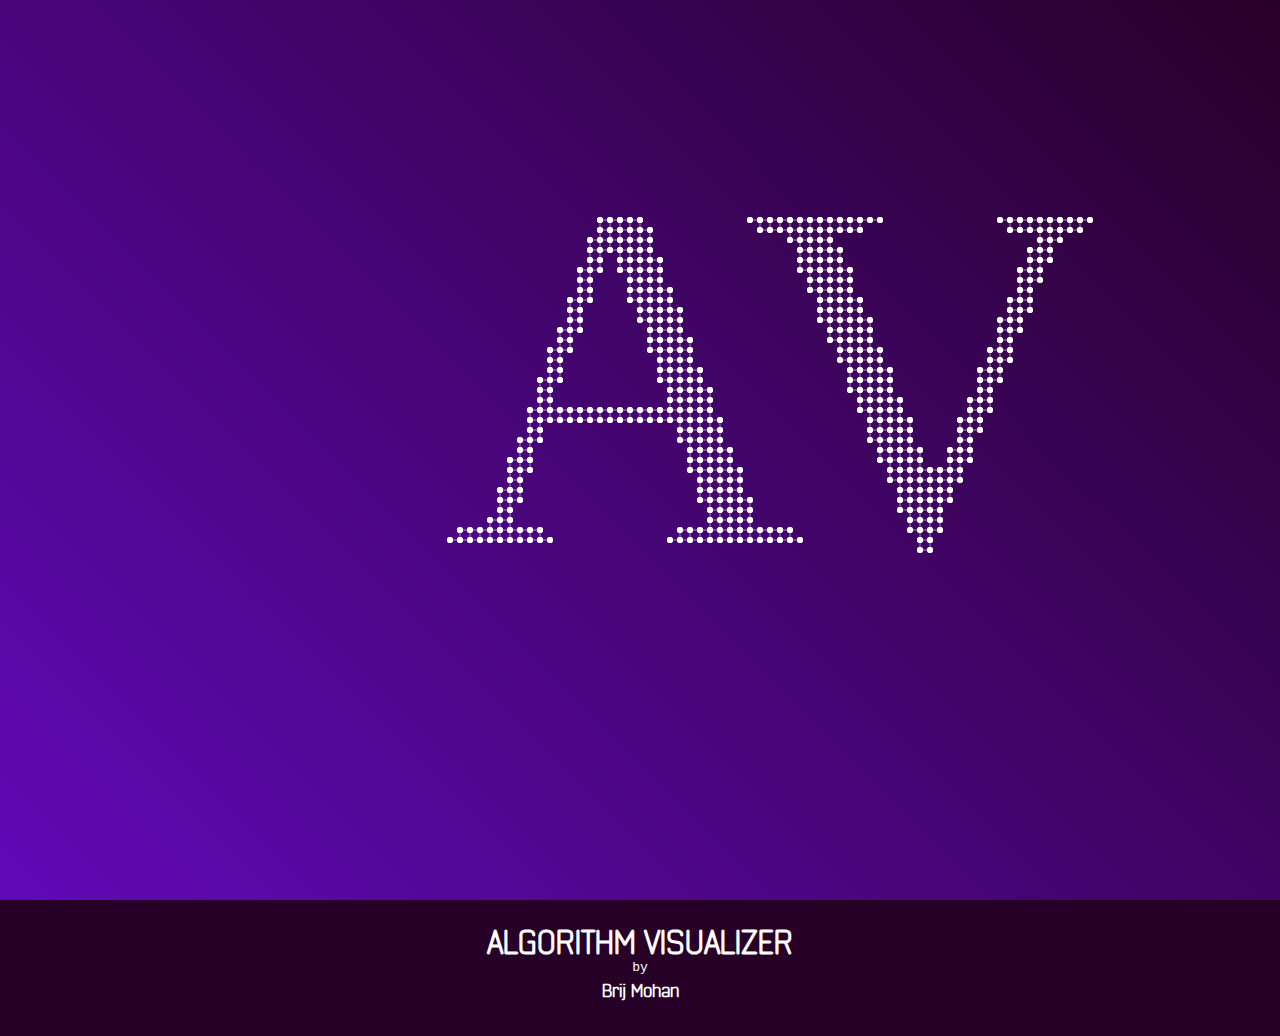
<file: index.html>
<!DOCTYPE html>
<html lang="en">

<head>
    <meta charset="UTF-8">
    <meta http-equiv="X-UA-Compatible" content="IE=edge">
    <meta name="viewport" content="width=device-width, initial-scale=1.0">
    <title>Algortithm Visualizer</title>
    <link rel="stylesheet" href="mainStyles.css" />
    <script src="minified/gsap.min.js"></script>
    <script src="particles.js" defer></script>
    <script src="particleTxt.js" defer></script>
</head>

<body>
    <canvas class="canvas1"></canvas>
    <canvas class="canvas2"></canvas>
    <button class="selectBtn" onclick="openNav()"></button>
    <div class="selMenu">
        <a href="javascript:void(0)" class="closebtn" onclick="closeNav()">&times;</a>
        <h1>Logarithmic</h1>
        <a href="./Sorts/Merge Sort/merge.html">Merge Sort</a>
        <a href="./Sorts/Quick Sort/quick.html">Quick Sort</a>
        <a href="./Sorts/Heap Sort/heap.html">Heap Sort</a>
        <h1>Quadratic</h1>
        <a href="./Sorts/Insertion Sort/insertion.html">Insertion Sort</a>
        <a href="./Sorts/Bubble Sort/bubble.html">Bubble Sort</a>
        <h1>Linear</h1>
        <a href="./Sorts/Counting Sort/counting.html">Counting Sort</a>
        <h1>Maze Generator</h1>
        <a href="./Maze Generator/index.html">Recursive Backtracker</a>
        <h1>Path finding</h1>
        <a href="./A star search/index.html">A* Search</a>
    </div>
    <div class="hero">
        <div class="heroText">
            <span id="sp1">ALGO</span>
            <span id="sp2">VIZ</span>
        </div>
    </div>
    <!-- <div class="container "> -->
    <div class="container open">
        <div class="sorts">
            <h1 onclick="openNav()">Sorting Algorithms</h1>
            Sorting algorithms are used to sort a data structure according to a specific order relationship, such as
            numerical order or lexicographical order.
            <br><br>
            This operation is one of the most important and widespread in computer science. For a long time, new methods
            have been developed to make this procedure faster and faster.
            <br><br>
            There are currently hundreds of different sorting algorithms, each with its own specific characteristics.
            They are classified according to two metrics: space complexity and time complexity.
            <br><br>
            Those two kinds of complexity are represented with asymptotic notations, mainly with the symbols O, Θ, Ω,
            representing respectively the upper bound, the tight bound, and the lower bound of the algorithm's
            complexity, specifying in brackets an expression in terms of n, the number of the elements of the data
            structure.
            <br><br>
            Most of them fall into two categories:
            <br><br>
            <span>Logarithmic</span>
            <br>
            The complexity is proportional to the binary logarithm (i.e to the base 2) of n.
            An example of a logarithmic sorting algorithm is Quick sort, with space and time complexity O(n × log n).
            <br><br>
            <span>Quadratic</span>
            <br>
            The complexity is proportional to the square of n.
            An example of a quadratic sorting algorithm is Bubble sort, with a time complexity of O(n2).
            Space and time complexity can also be further subdivided into 3 different cases: best case, average case and
            worst case.
            <br><br>
            Sorting algorithms can be difficult to understand and it's easy to get confused. We believe visualizing
            sorting algorithms can be a great way to better understand their functioning while having fun!
        </div>
        <div class="mazeGen">
            <h1 onclick="openNav()">Maze Generator</h1>
            A maze can be generated by starting with a predetermined arrangement of cells (most commonly a rectangular
            grid but other arrangements are possible) with wall sites between them. This predetermined arrangement can
            be considered as a connected graph with the edges representing possible wall sites and the nodes
            representing cells. The purpose of the maze generation algorithm can then be considered to be making a
            subgraph in which it is challenging to find a route between two particular nodes.
            <br><br>

        </div>
    </div>
    <div class="footer">
        <h1>ALGORITHM VISUALIZER</h1>
        <pre>by</pre>
        <p>Brij Mohan</p>
    </div>
</body>

</html>
</file>
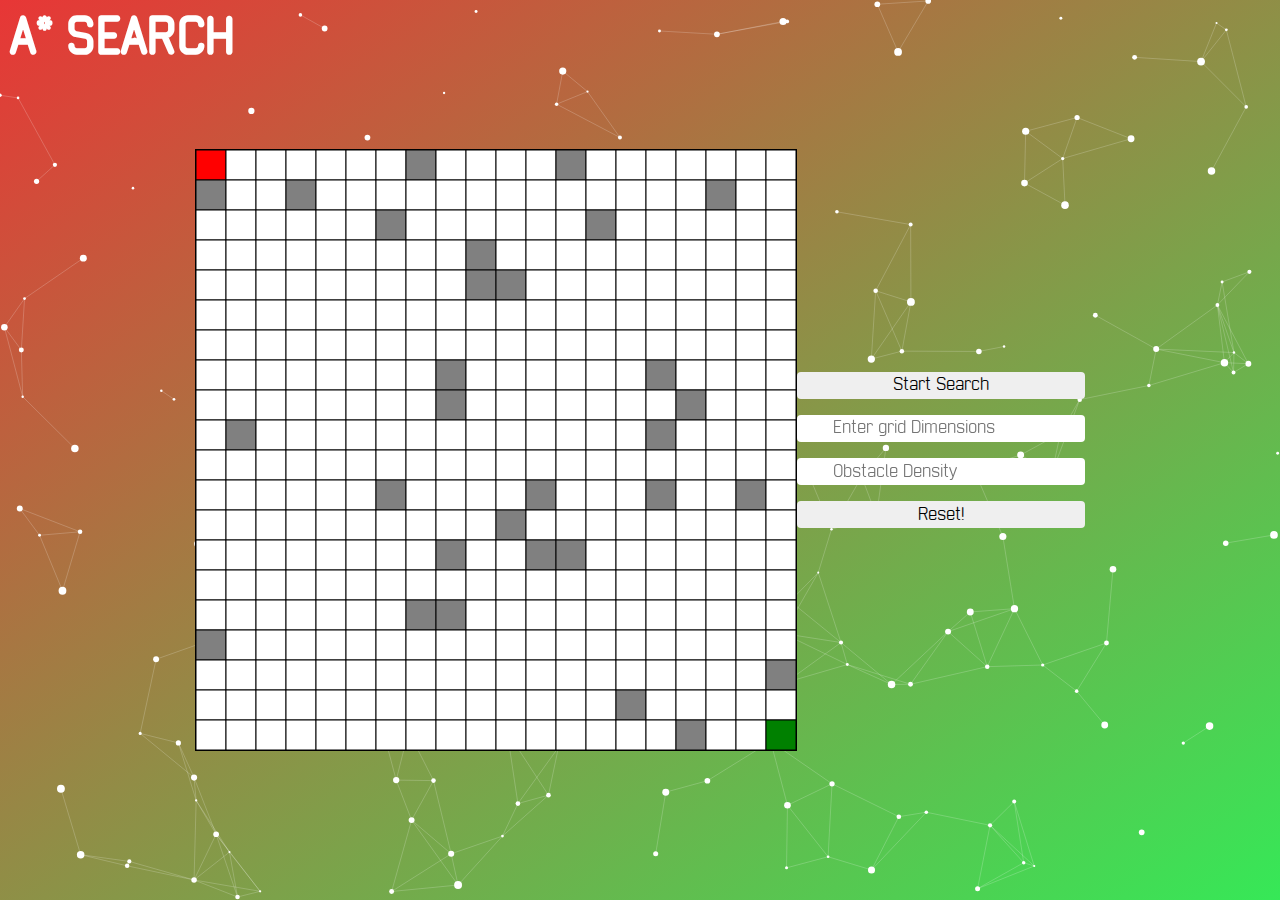
<file: A star search/index.html>
<!DOCTYPE html>
<html lang="en">

<head>
    <meta charset="UTF-8">
    <meta http-equiv="X-UA-Compatible" content="IE=edge">
    <meta name="viewport" content="width=device-width, initial-scale=1.0">
    <link rel="stylesheet" href="styles.css" />
    <script src="../particles.js" defer></script>
    <script src="script.js" defer></script>
    <title>A Star Search</title>
</head>

<body>
    <canvas class="canvas1"></canvas>
    <h1 class="algo-name">A* SEARCH</h1>
    <div class="cont">
        <canvas class="canvasG"></canvas>
        <div class="btnCont">
            <button class="startBtn">Start Search</button>
            <label for="userInput"><input type="number" class="userInput" placeholder="Enter grid Dimensions"></label>
            <label for="userObs"><input type="number" class="userObs" placeholder="Obstacle Density"></label>
            <button class="reset Btn">Reset!</button>
        </div>

    </div>

</body>

</html>
</file>
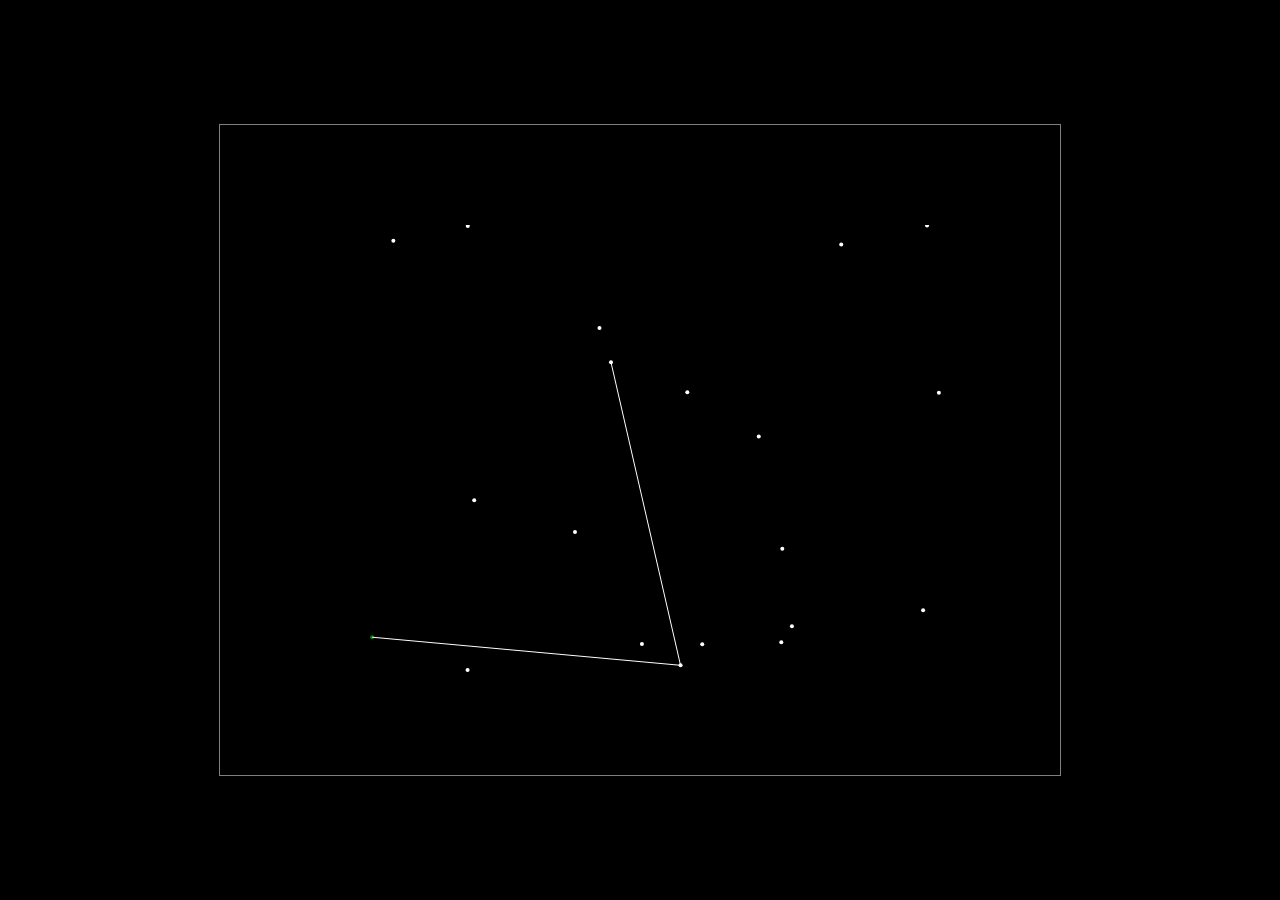
<file: Convex  Hull/index.html>
<!DOCTYPE html>
<html lang="en">

<head>
    <meta charset="UTF-8">
    <meta http-equiv="X-UA-Compatible" content="IE=edge">
    <meta name="viewport" content="width=device-width, initial-scale=1.0">
    <link rel="stylesheet" href="style.css" />
    <script src="script.js" defer></script>
    <title>Convex Hull</title>
</head>

<body>
    <canvas class="canvas1"></canvas>
</body>

</html>
</file>
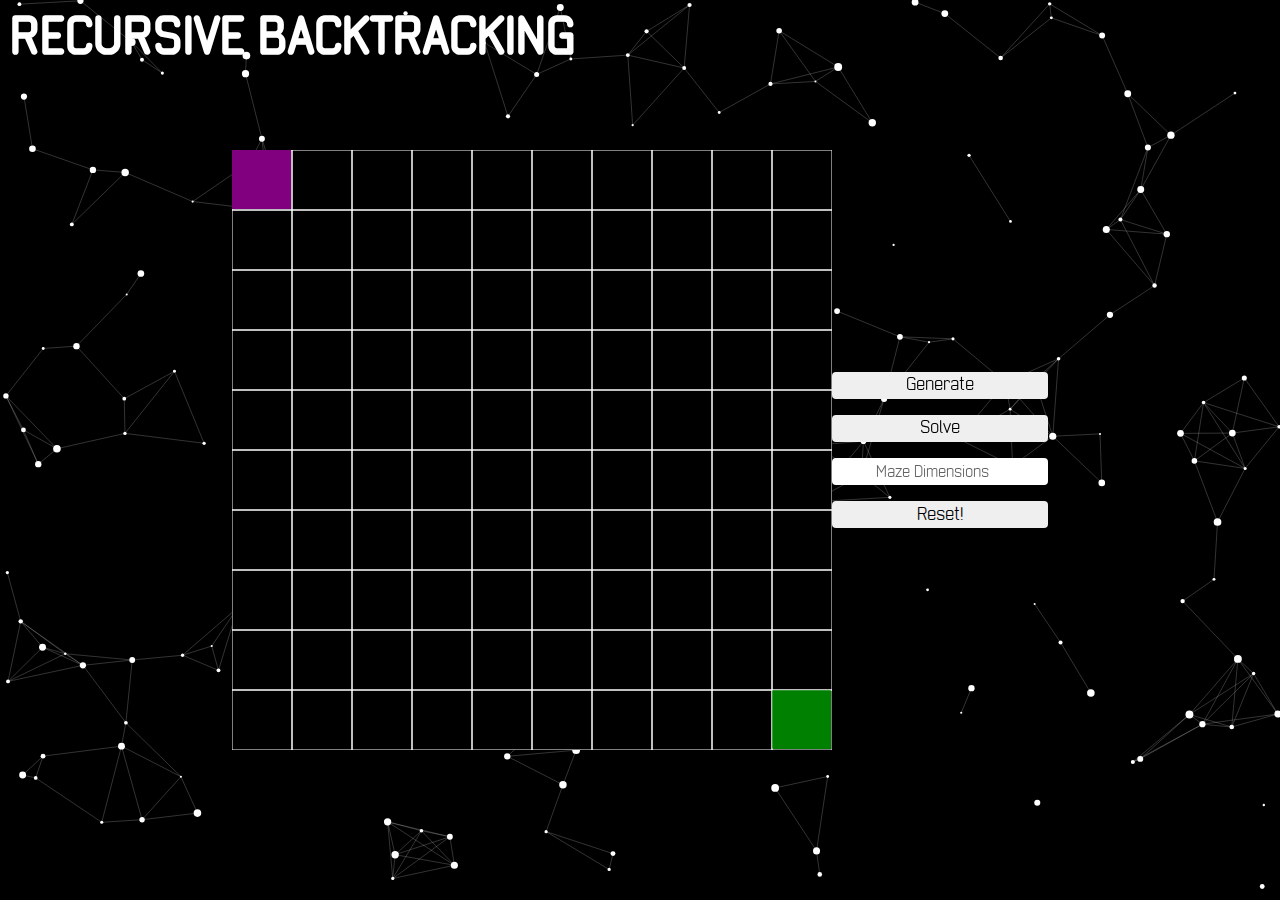
<file: Maze Generator/index.html>
<!DOCTYPE html>
<html lang="en">

<head>
    <meta charset="UTF-8">
    <meta http-equiv="X-UA-Compatible" content="IE=edge">
    <meta name="viewport" content="width=device-width, initial-scale=1.0">
    <title>Maze Generator</title>
    <link rel="stylesheet" href="styles.css" />
    <script src="../particles.js" defer></script>
    <script src="script.js" defer></script>
</head>

<body>
    <canvas class="canvas1"></canvas>
    <div class="mainCont">
        <h1 class="algo-name">RECURSIVE BACKTRACKING</h1>
        <canvas class="mazeCanvas"></canvas>
        <div class="btnCont">
            <button class="generateMz Btn">Generate</button>
            <button class="solveMz Btn">Solve</button>
            <label for="userInput"><input class="userInput" type="number" placeholder="Maze Dimensions"></label>
            <button class="reset Btn">Reset!</button>
        </div>
    </div>


</body>

</html>
</file>
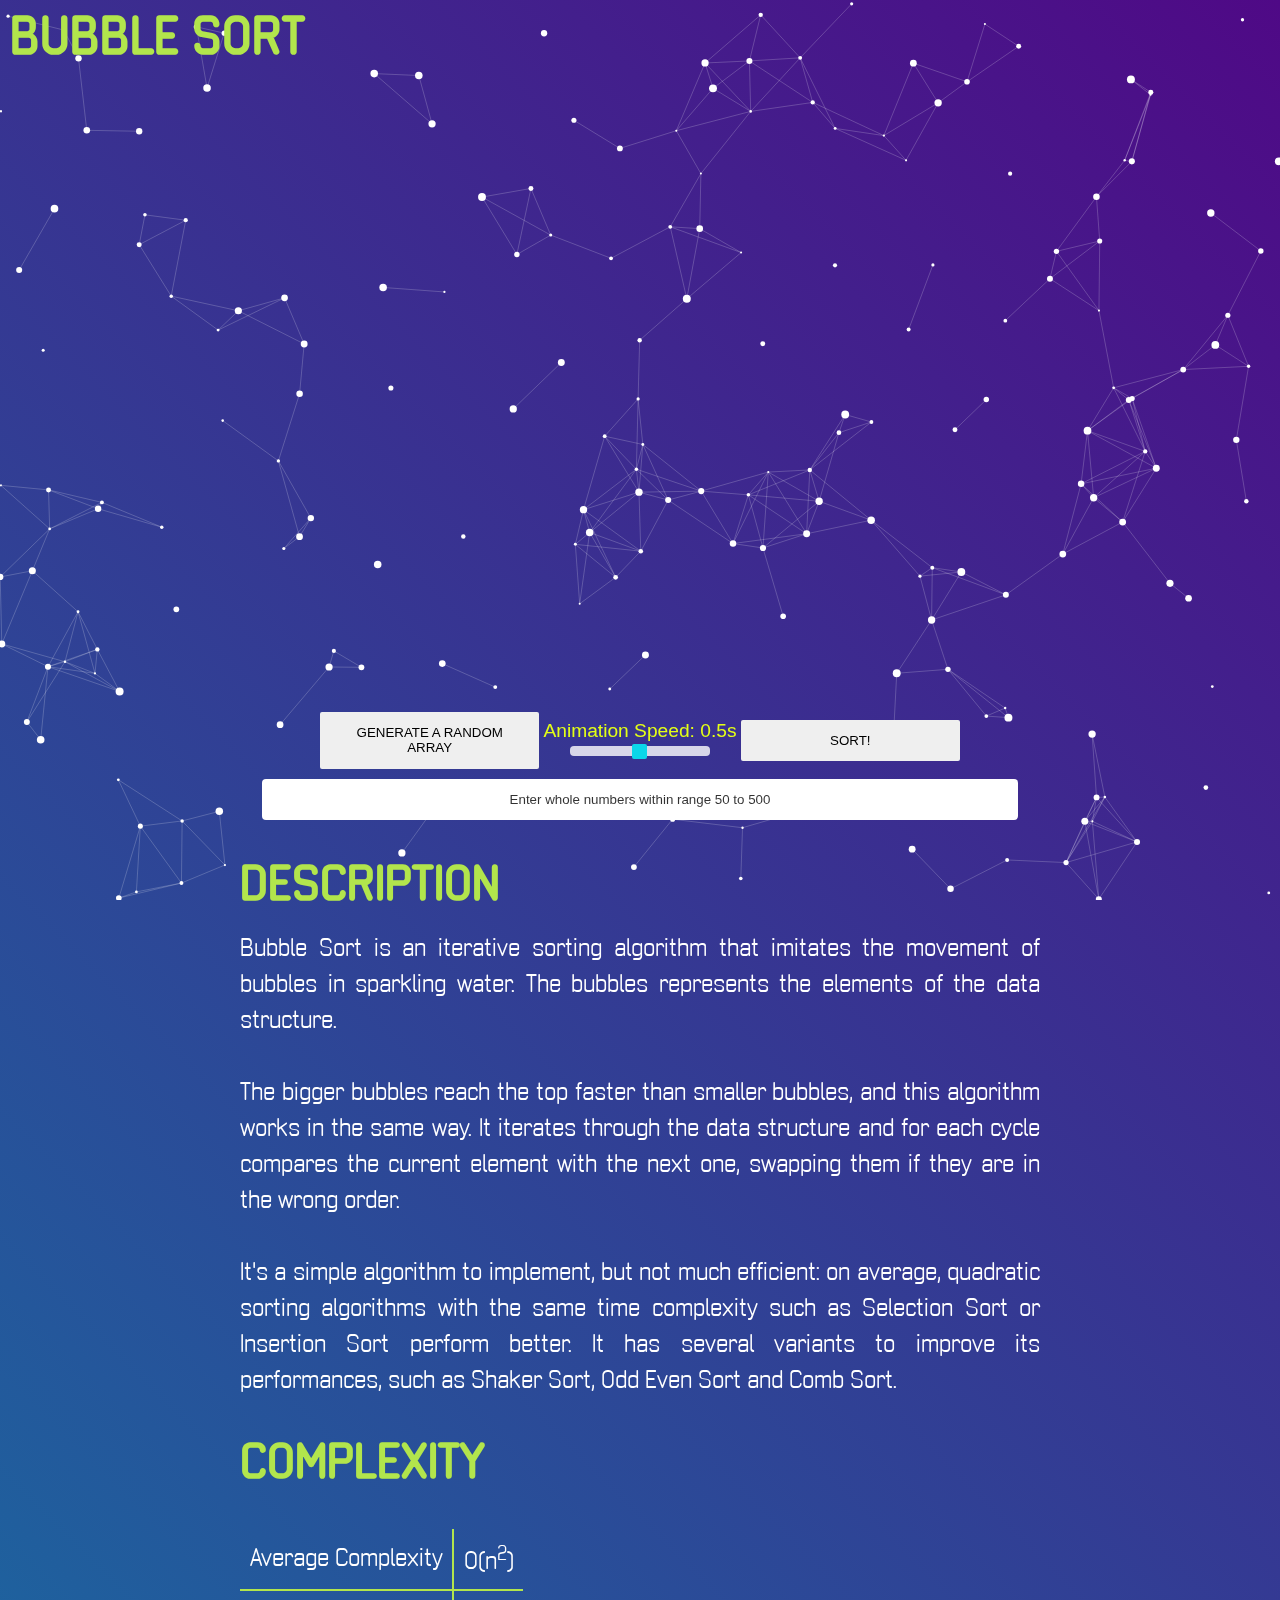
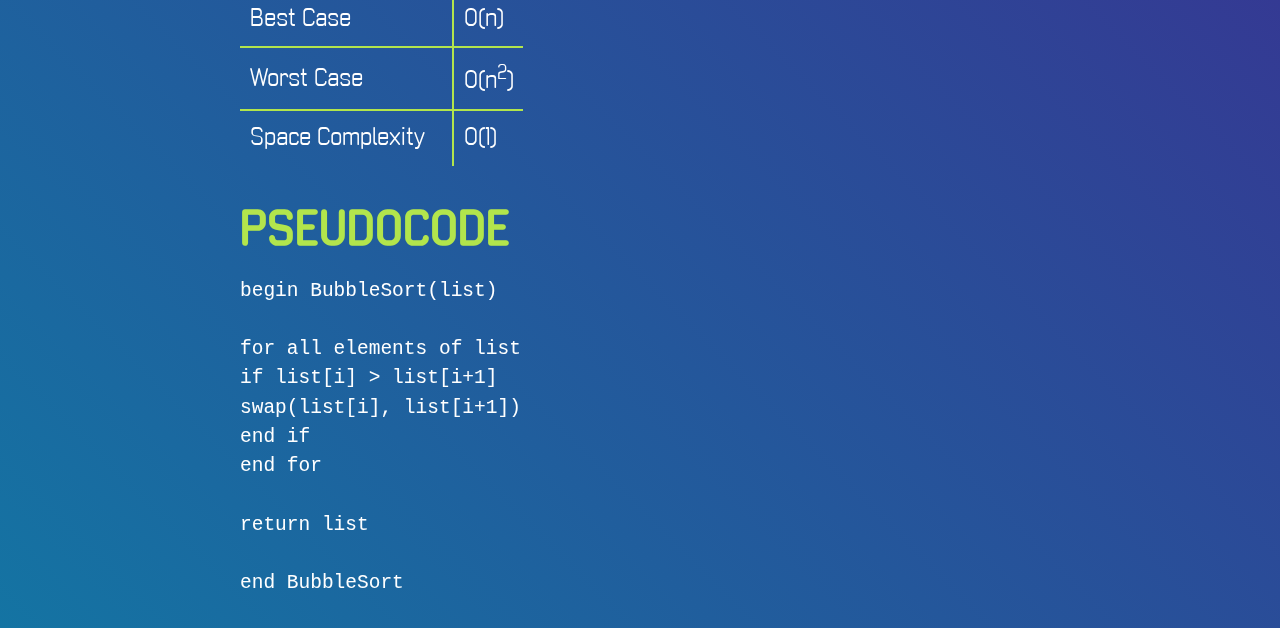
<file: Sorts/Bubble Sort/bubble.html>
<!DOCTYPE html>
<html lang="en">

<head>
    <meta charset="UTF-8" />
    <meta http-equiv="X-UA-Compatible" content="IE=edge" />
    <meta name="viewport" content="width=device-width, initial-scale=1.0" />
    <title>Bubble Sort</title>
    <link rel="stylesheet" href="./bubble.css" type="text/css" />
    <script src="../../minified/gsap.min.js" defer></script>
    <script src="../../particles.js" defer></script>
    <script src="./bubble.js" defer></script>
</head>

<body>
    <canvas class="canvas1"></canvas>
    <section class="container">
        <h1 class="algo-name">BUBBLE SORT</h1>
        <div class="bar-container">
        </div>
    </section>
    <div class="navBtns">
        <button class="generateArrBtn">GENERATE A RANDOM ARRAY</button>
        <div class="sliderCont">
            <label for="speedSlider" class="animSpeedTxt"></label><br>
            <input name="speedSlider" step="10" type="range" min="10" max="1000" value="500" class="speedSlider">
        </div>
        <button class="sortBtn">SORT!</button>
    </div>
    <input type="text" class="userInput" placeholder="Enter whole numbers within range 50 to 500">
    <div class="description">
        <h1>DESCRIPTION</h1>
        Bubble Sort is an iterative sorting algorithm that imitates the movement of bubbles in sparkling water. The
        bubbles represents the elements of the data structure.
        <br>
        <br>
        The bigger bubbles reach the top faster than smaller bubbles, and this algorithm works in the same way. It
        iterates through the data structure and for each cycle compares the current element with the next one, swapping
        them if they are in the wrong order.
        <br>
        <br>
        It's a simple algorithm to implement, but not much efficient: on average, quadratic sorting algorithms with the
        same time complexity such as Selection Sort or Insertion Sort perform better.
        It has several variants to improve its performances, such as Shaker Sort, Odd Even Sort and Comb Sort.
    </div>
    <div class="complexity">
        <h1>COMPLEXITY</h1>
        <table>
            <tr>
                <th></th>
                <th></th>
            </tr>
            <tr>
                <td>Average Complexity</td>
                <td>O(n<sup>2</sup>)</td>
            </tr>
            <tr>
                <td>Best Case</td>
                <td>O(n)</td>
            </tr>
            <tr>
                <td>Worst Case</td>
                <td>O(n<sup>2</sup>)</td>
            </tr>
            <tr>
                <td>Space Complexity</td>
                <td>O(1)</td>
            </tr>
        </table>
    </div>
    <div class="implementations">
        <h1>PSEUDOCODE</h1>
        <pre>
begin BubbleSort(list)
        
for all elements of list
if list[i] > list[i+1]
swap(list[i], list[i+1])
end if
end for

return list

end BubbleSort
        </pre>
    </div>
</body>

</html>
</file>
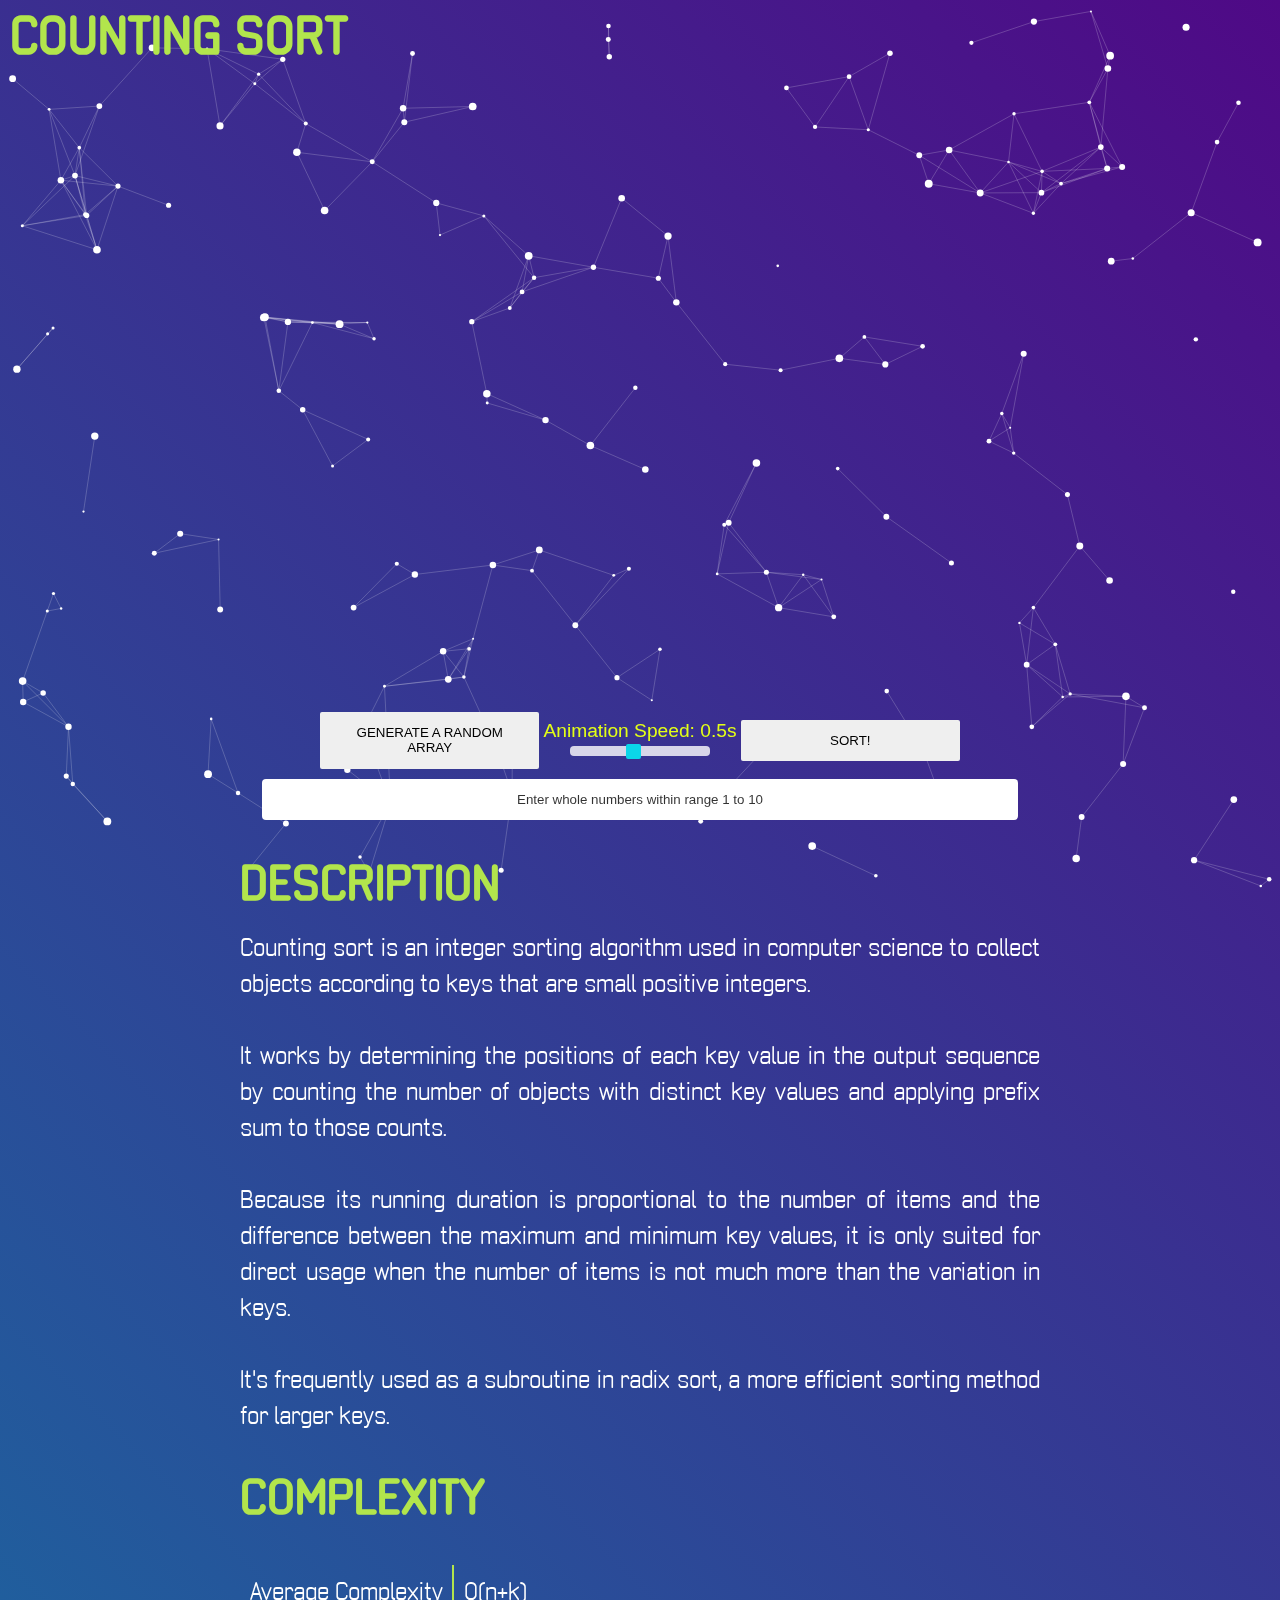
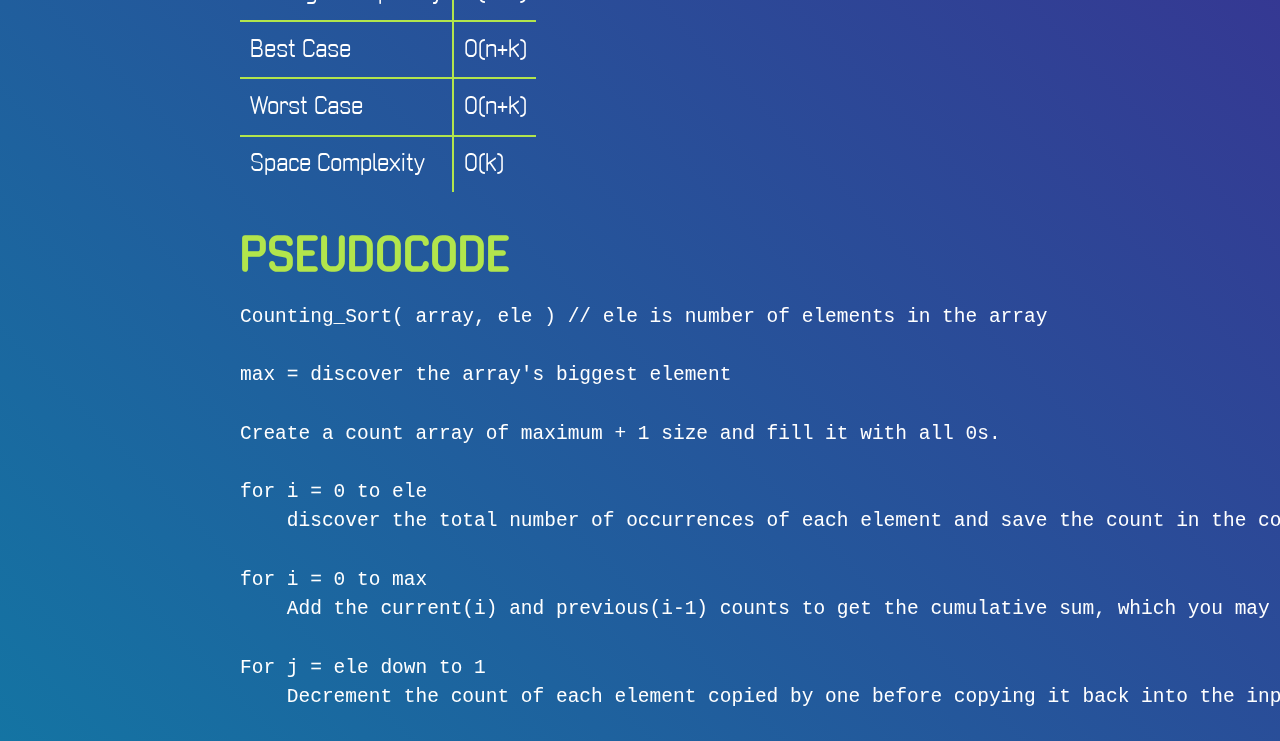
<file: Sorts/Counting Sort/counting.html>
<!DOCTYPE html>
<html lang="en">

<head>
    <meta charset="UTF-8" />
    <meta http-equiv="X-UA-Compatible" content="IE=edge" />
    <meta name="viewport" content="width=device-width, initial-scale=1.0" />
    <title>Counting Sort</title>
    <link rel="stylesheet" href="counting.css" type="text/css" />
    <script src="../../minified/gsap.min.js" defer></script>
    <script src="../../minified/TextPlugin.min.js" defer></script>
    <script src="counting.js" defer></script>
    <script src="../../particles.js" defer></script>
</head>

<body>
    <section class="container">
        <canvas class="canvas1"></canvas>
        <h1 class="algo-name">COUNTING SORT</h1>
        <div class="bar-container">
        </div>
    </section>
    <div class="navBtns">
        <button class="generateArrBtn">GENERATE A RANDOM ARRAY</button>
        <div class="sliderCont">
            <label for="speedSlider" class="animSpeedTxt"></label><br>
            <input name="speedSlider" step="10" type="range" min="100" max="1000" value="500" class="speedSlider">
        </div>
        <button class="sortBtn">SORT!</button>
    </div>
    <input type="text" class="userInput" placeholder="Enter whole numbers within range 1 to 10">
    <div class="description">
        <h1>DESCRIPTION</h1>
        Counting sort is an integer sorting algorithm used in computer science to collect objects according to keys that
        are small positive integers.
        <br><br>
        It works by determining the positions of each key value in the output sequence by counting the number of objects
        with distinct key values and applying prefix sum to those counts.
        <br><br>
        Because its running duration is proportional to the number of items and the difference between the maximum and
        minimum key values, it is only suited for direct usage when the number of items is not much more than the
        variation in keys.
        <br><br>
        It's frequently used as a subroutine in radix sort, a more efficient sorting method for larger keys.
    </div>
    <div class="complexity">
        <h1>COMPLEXITY</h1>
        <table>
            <tr>
                <th></th>
                <th></th>
            </tr>
            <tr>
                <td>Average Complexity</td>
                <td>O(n+k)</td>


            </tr>
            <tr>
                <td>Best Case</td>
                <td>O(n+k)</td>
            </tr>
            <tr>
                <td>Worst Case</td>
                <td>O(n+k)</td>
            </tr>
            <tr>
                <td>Space Complexity</td>
                <td>O(k)</td>
            </tr>
        </table>
    </div>
    <div class="implementations">
        <h1>PSEUDOCODE</h1>
        <pre>
Counting_Sort( array, ele ) // ele is number of elements in the array

max = discover the array's biggest element
            
Create a count array of maximum + 1 size and fill it with all 0s.
            
for i = 0 to ele
    discover the total number of occurrences of each element and save the count in the count array at the index.
            
for i = 0 to max
    Add the current(i) and previous(i-1) counts to get the cumulative sum, which you may save in the count array.
            
For j = ele down to 1
    Decrement the count of each element copied by one before copying it back into the input array.
        </pre>
    </div>
</body>

</html>
</file>
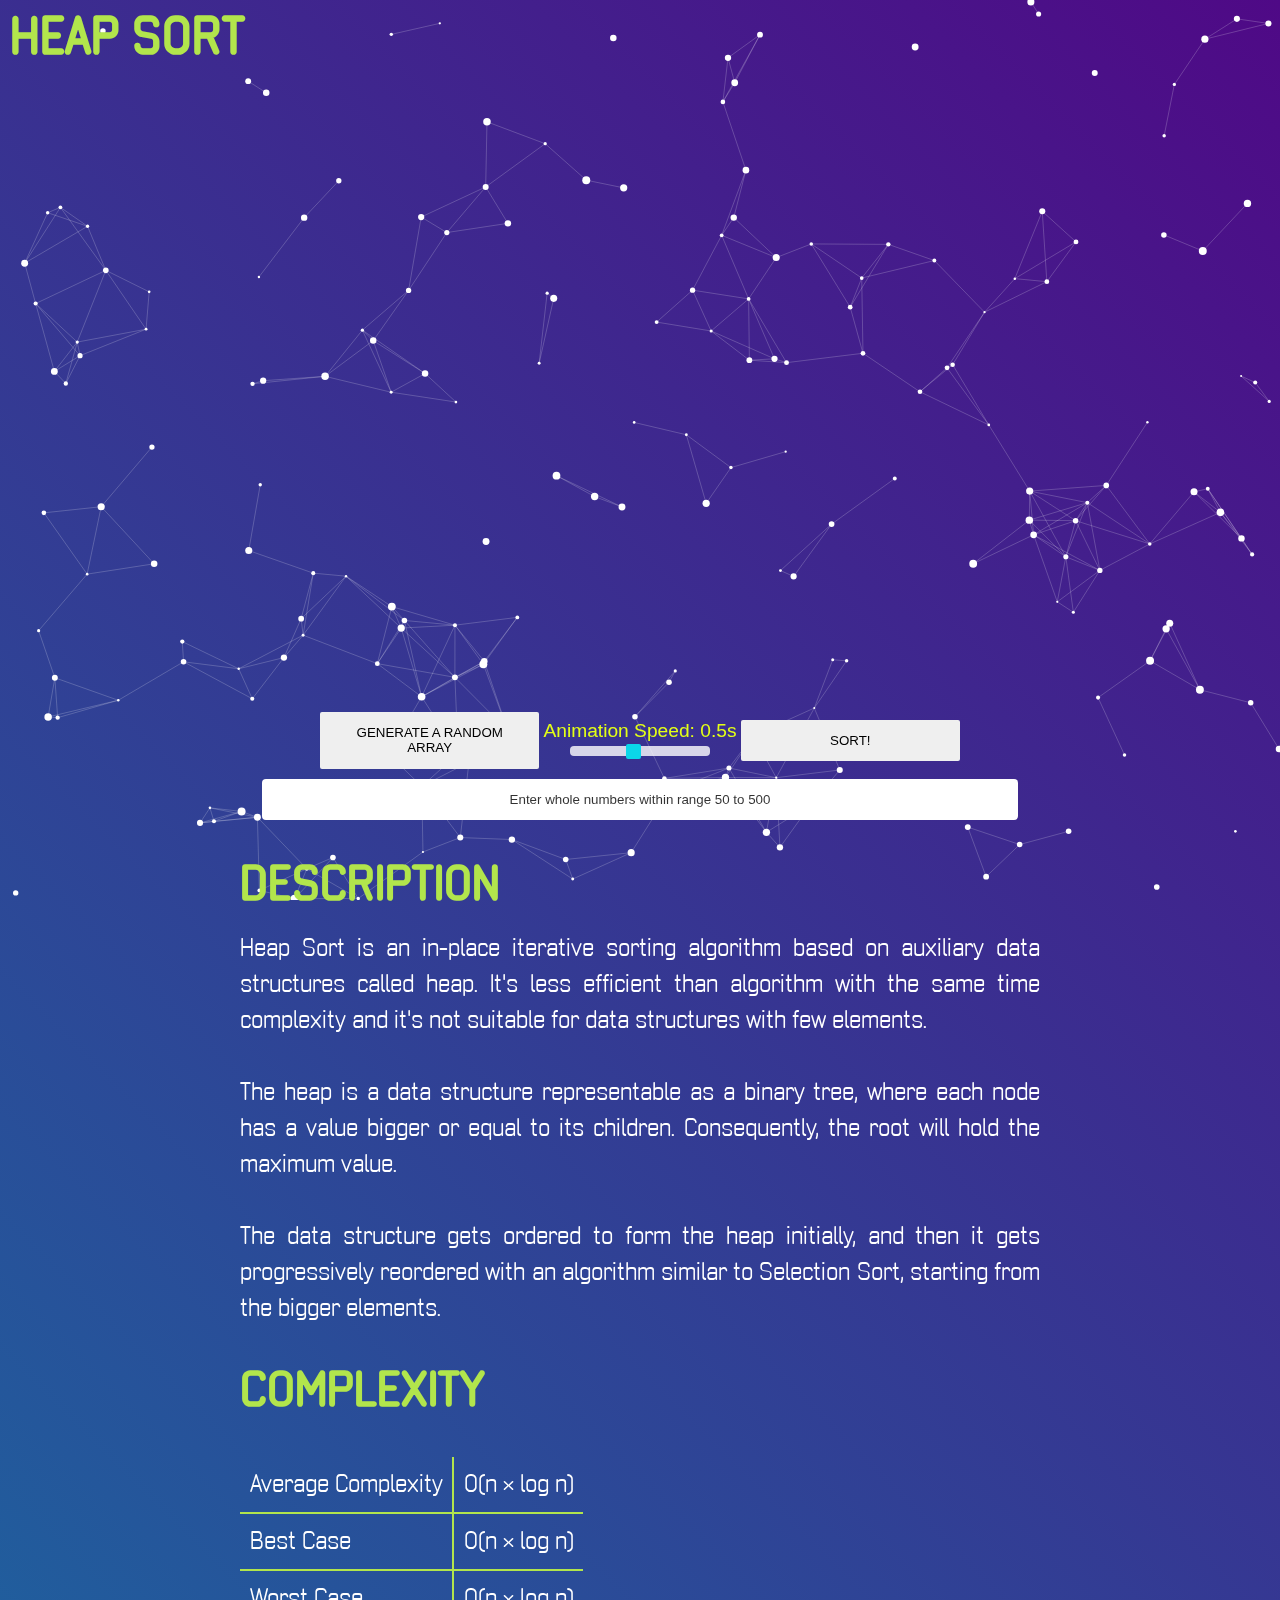
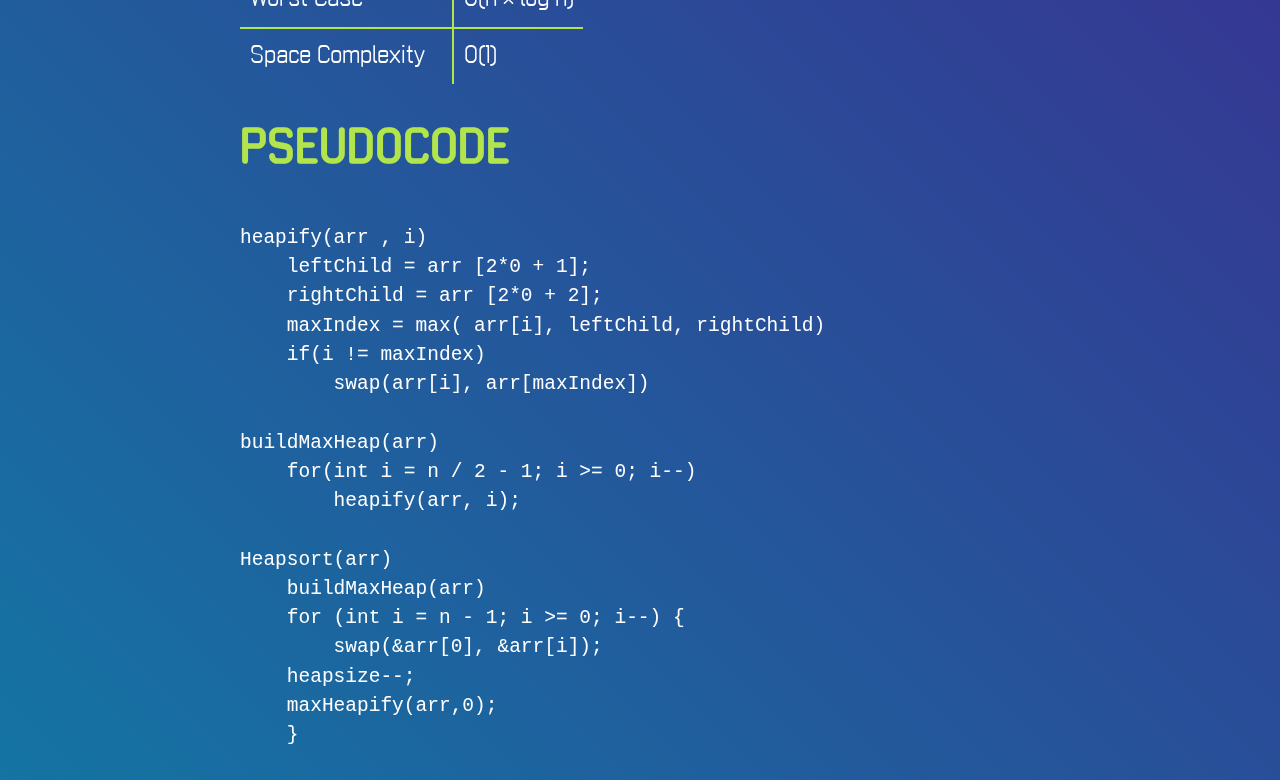
<file: Sorts/Heap Sort/heap.html>
<!DOCTYPE html>
<html lang="en">

<head>
    <meta charset="UTF-8" />
    <meta http-equiv="X-UA-Compatible" content="IE=edge" />
    <meta name="viewport" content="width=device-width, initial-scale=1.0" />
    <title>Heap Sort</title>
    <link rel="stylesheet" href="heap.css" type="text/css" />
    <script src="../../minified/gsap.min.js" defer></script>
    <script src="heap.js" defer></script>
    <script src="../../particles.js" defer></script>
</head>

<body>
    <canvas class="canvas1"></canvas>
    <section class="container">
        <h1 class="algo-name">HEAP SORT</h1>
        <div class="bar-container">
        </div>
    </section>
    <div class="navBtns">
        <button class="generateArrBtn">GENERATE A RANDOM ARRAY</button>
        <div class="sliderCont">
            <label for="speedSlider" class="animSpeedTxt"></label><br>
            <input name="speedSlider" step="100" type="range" min="100" max="1000" value="500" class="speedSlider">
        </div>
        <button class="sortBtn">SORT!</button>
    </div>
    <input type="text" class="userInput" placeholder="Enter whole numbers within range 50 to 500">
    <div class="description">
        <h1>DESCRIPTION</h1>
        Heap Sort is an in-place iterative sorting algorithm based on auxiliary data structures called heap. It's less
        efficient than algorithm with the same time complexity and it's not suitable for data structures with few
        elements.
        <br><br>
        The heap is a data structure representable as a binary tree, where each node has a value bigger or equal to its
        children. Consequently, the root will hold the maximum value.
        <br><br>
        The data structure gets ordered to form the heap initially, and then it gets progressively reordered with an
        algorithm similar to Selection Sort, starting from the bigger elements.
    </div>
    <div class="complexity">
        <h1>COMPLEXITY</h1>
        <table>
            <tr>
                <th></th>
                <th></th>
            </tr>
            <tr>
                <td>Average Complexity</td>
                <td>O(n × log n)</td>


            </tr>
            <tr>
                <td>Best Case</td>
                <td>O(n × log n)</td>
            </tr>
            <tr>
                <td>Worst Case</td>
                <td>O(n × log n)</td>
            </tr>
            <tr>
                <td>Space Complexity</td>
                <td>O(1)</td>
            </tr>
        </table>
    </div>
    <div class="implementations">
        <h1>PSEUDOCODE</h1>
        <pre>

heapify(arr , i)
    leftChild = arr [2*0 + 1];
    rightChild = arr [2*0 + 2];
    maxIndex = max( arr[i], leftChild, rightChild)
    if(i != maxIndex)
        swap(arr[i], arr[maxIndex])

buildMaxHeap(arr)
    for(int i = n / 2 - 1; i >= 0; i--)
        heapify(arr, i);

Heapsort(arr)
    buildMaxHeap(arr)
    for (int i = n - 1; i >= 0; i--) {
        swap(&arr[0], &arr[i]);
    heapsize--;
    maxHeapify(arr,0);
    }
        </pre>
    </div>
</body>

</html>
</file>
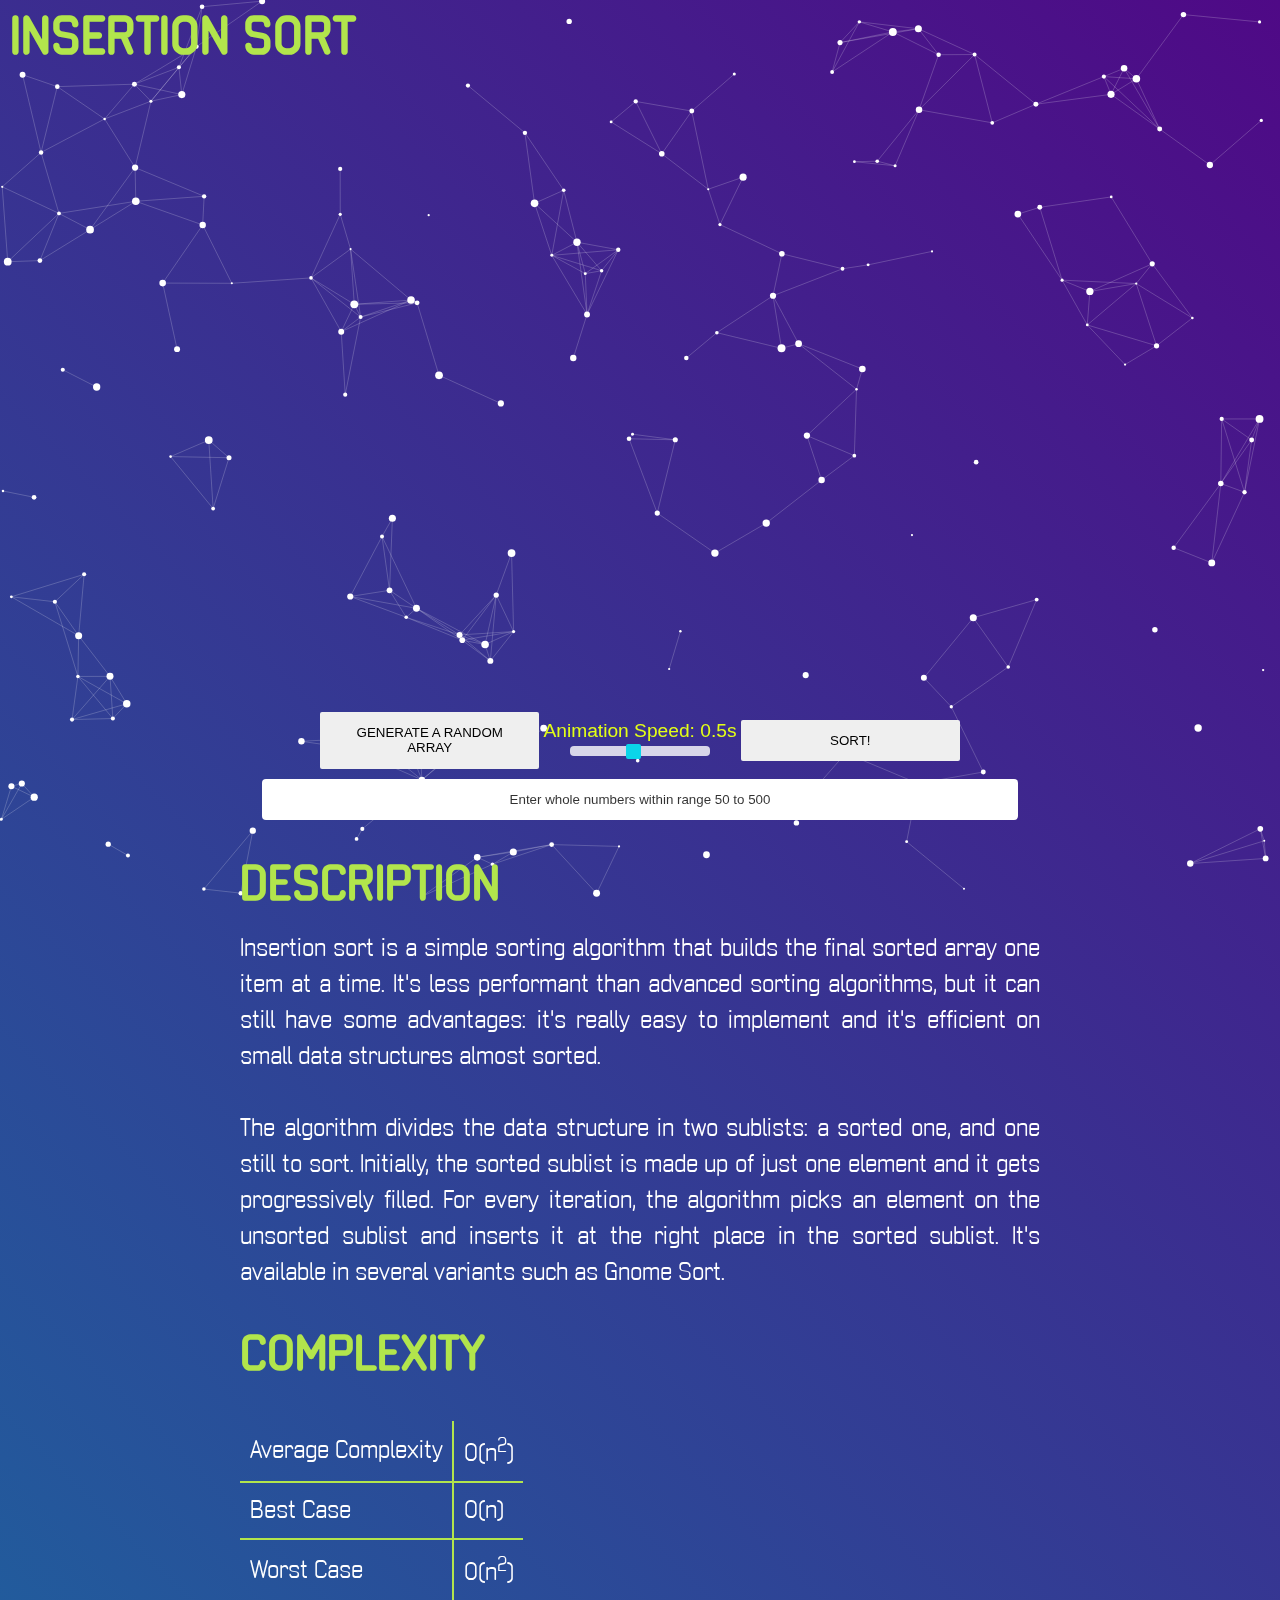
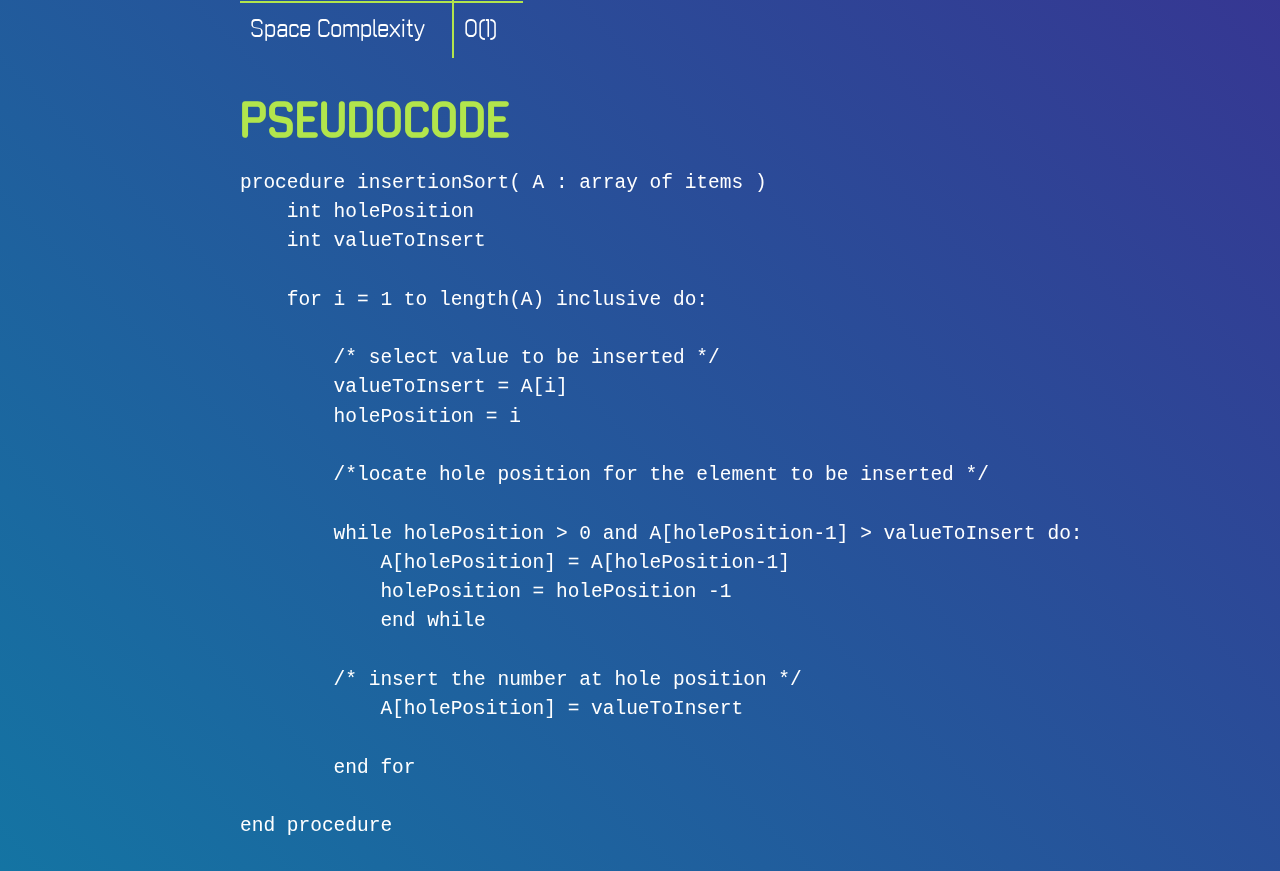
<file: Sorts/Insertion Sort/insertion.html>
<!DOCTYPE html>
<html lang="en">

<head>
    <meta charset="UTF-8" />
    <meta http-equiv="X-UA-Compatible" content="IE=edge" />
    <meta name="viewport" content="width=device-width, initial-scale=1.0" />
    <title>Insertion Sort</title>
    <link rel="stylesheet" href="insertion.css" type="text/css" />
    <script src="../../minified/gsap.min.js" defer></script>
    <script src="insertion.js" defer></script>
    <script src="../../particles.js" defer></script>
</head>

<body>
    <canvas class="canvas1"></canvas>
    <section class="container">
        <h1 class="algo-name">INSERTION SORT</h1>
        <div class="bar-container">
        </div>
    </section>
    <div class="navBtns">
        <button class="generateArrBtn">GENERATE A RANDOM ARRAY</button>
        <div class="sliderCont">
            <label for="speedSlider" class="animSpeedTxt"></label><br>
            <input name="speedSlider" step="100" type="range" min="100" max="1000" value="500" class="speedSlider">
        </div>
        <button class="sortBtn">SORT!</button>
    </div>
    <input type="text" class="userInput" placeholder="Enter whole numbers within range 50 to 500">
    <div class="description">
        <h1>DESCRIPTION</h1>
        Insertion sort is a simple sorting algorithm that builds the final sorted array one item at a time. It's less
        performant than advanced sorting algorithms, but it can still have some advantages: it's really easy to
        implement and it's efficient on small data structures almost sorted.
        <br><br>
        The algorithm divides the data structure in two sublists: a sorted one, and one still to sort. Initially, the
        sorted sublist is made up of just one element and it gets progressively filled. For every iteration, the
        algorithm picks an element on the unsorted sublist and inserts it at the right place in the sorted sublist. It's
        available in several variants such as Gnome Sort.
    </div>
    <div class="complexity">
        <h1>COMPLEXITY</h1>
        <table>
            <tr>
                <th></th>
                <th></th>
            </tr>
            <tr>
                <td>Average Complexity</td>
                <td>O(n<sup>2</sup>)</td>


            </tr>
            <tr>
                <td>Best Case</td>
                <td>O(n)</td>
            </tr>
            <tr>
                <td>Worst Case</td>
                <td>O(n<sup>2</sup>)</td>
            </tr>
            <tr>
                <td>Space Complexity</td>
                <td>O(1)</td>
            </tr>
        </table>
    </div>
    <div class="implementations">
        <h1>PSEUDOCODE</h1>
        <pre>
procedure insertionSort( A : array of items )
    int holePosition
    int valueToInsert
             
    for i = 1 to length(A) inclusive do:
             
        /* select value to be inserted */
        valueToInsert = A[i]
        holePosition = i
               
        /*locate hole position for the element to be inserted */
                 
        while holePosition > 0 and A[holePosition-1] > valueToInsert do:
            A[holePosition] = A[holePosition-1]
            holePosition = holePosition -1
            end while
                 
        /* insert the number at hole position */
            A[holePosition] = valueToInsert
               
        end for
             
end procedure
        </pre>
    </div>
</body>

</html>
</file>
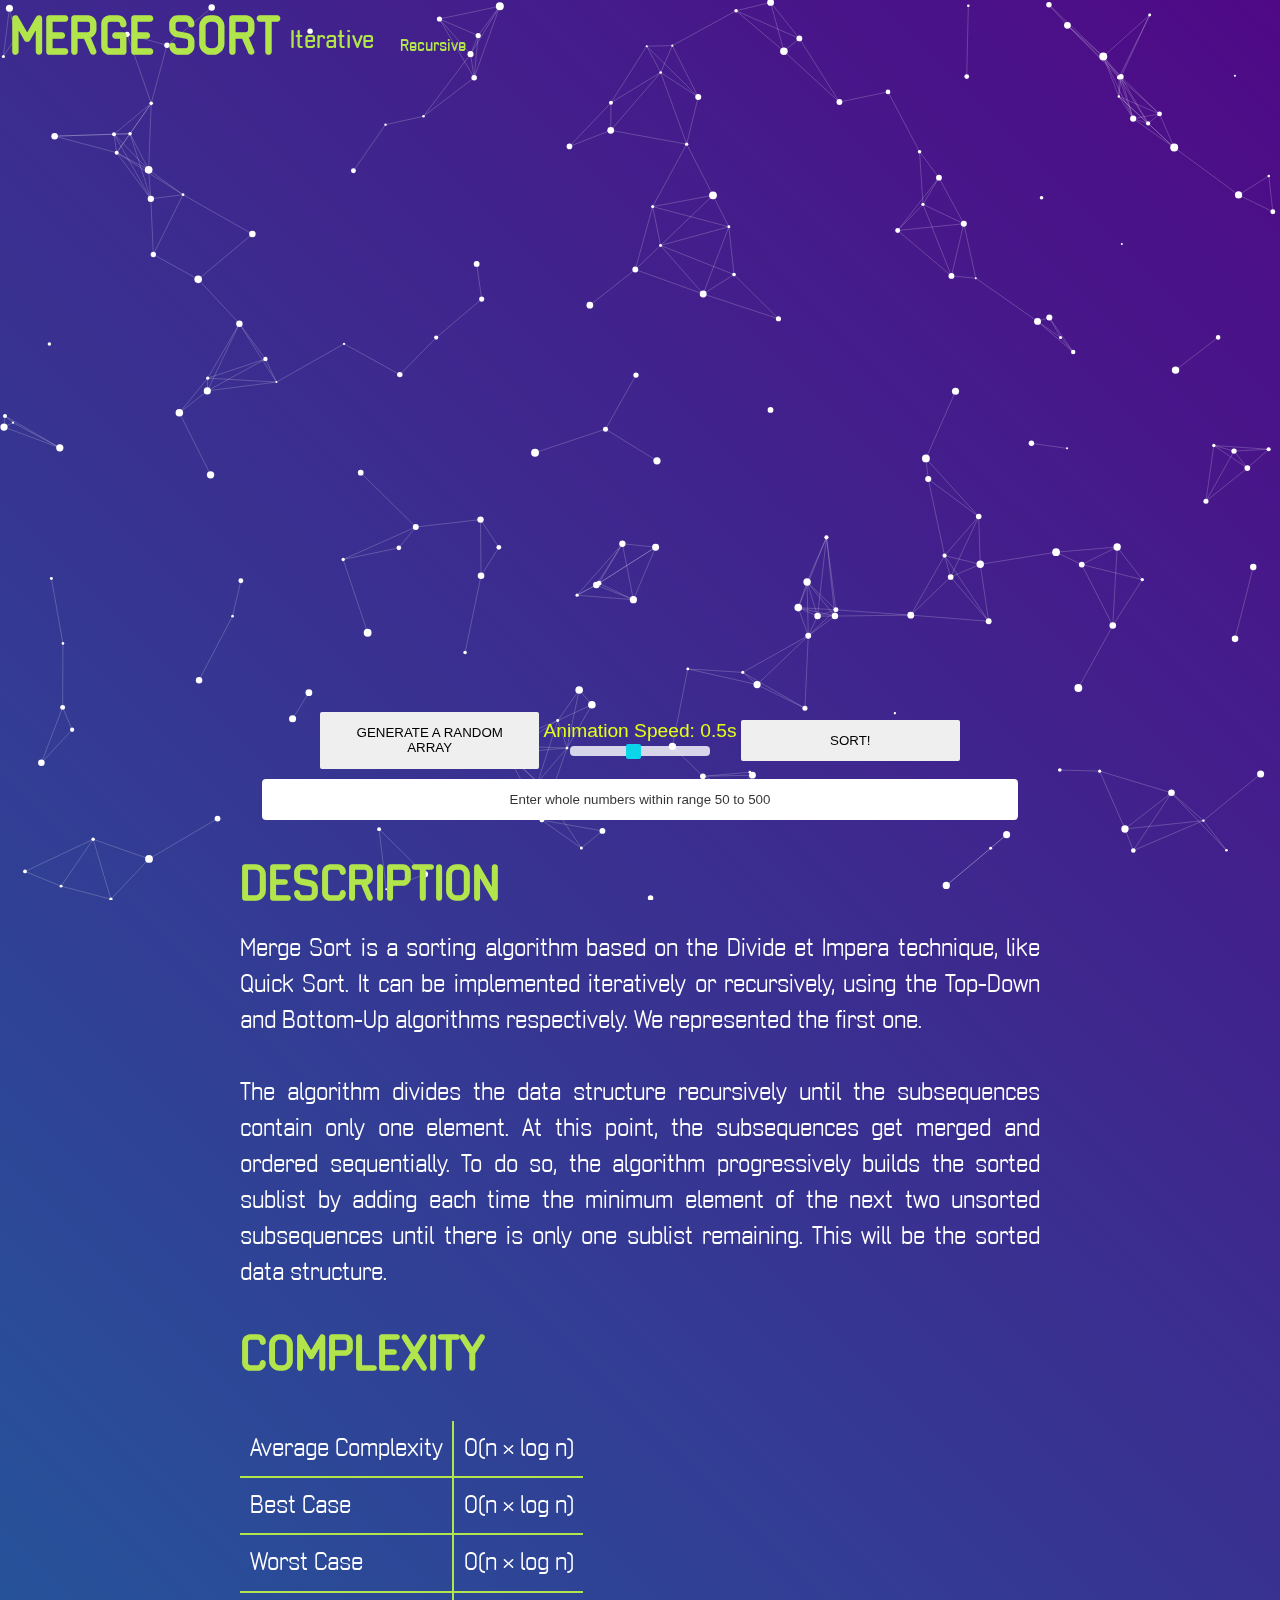
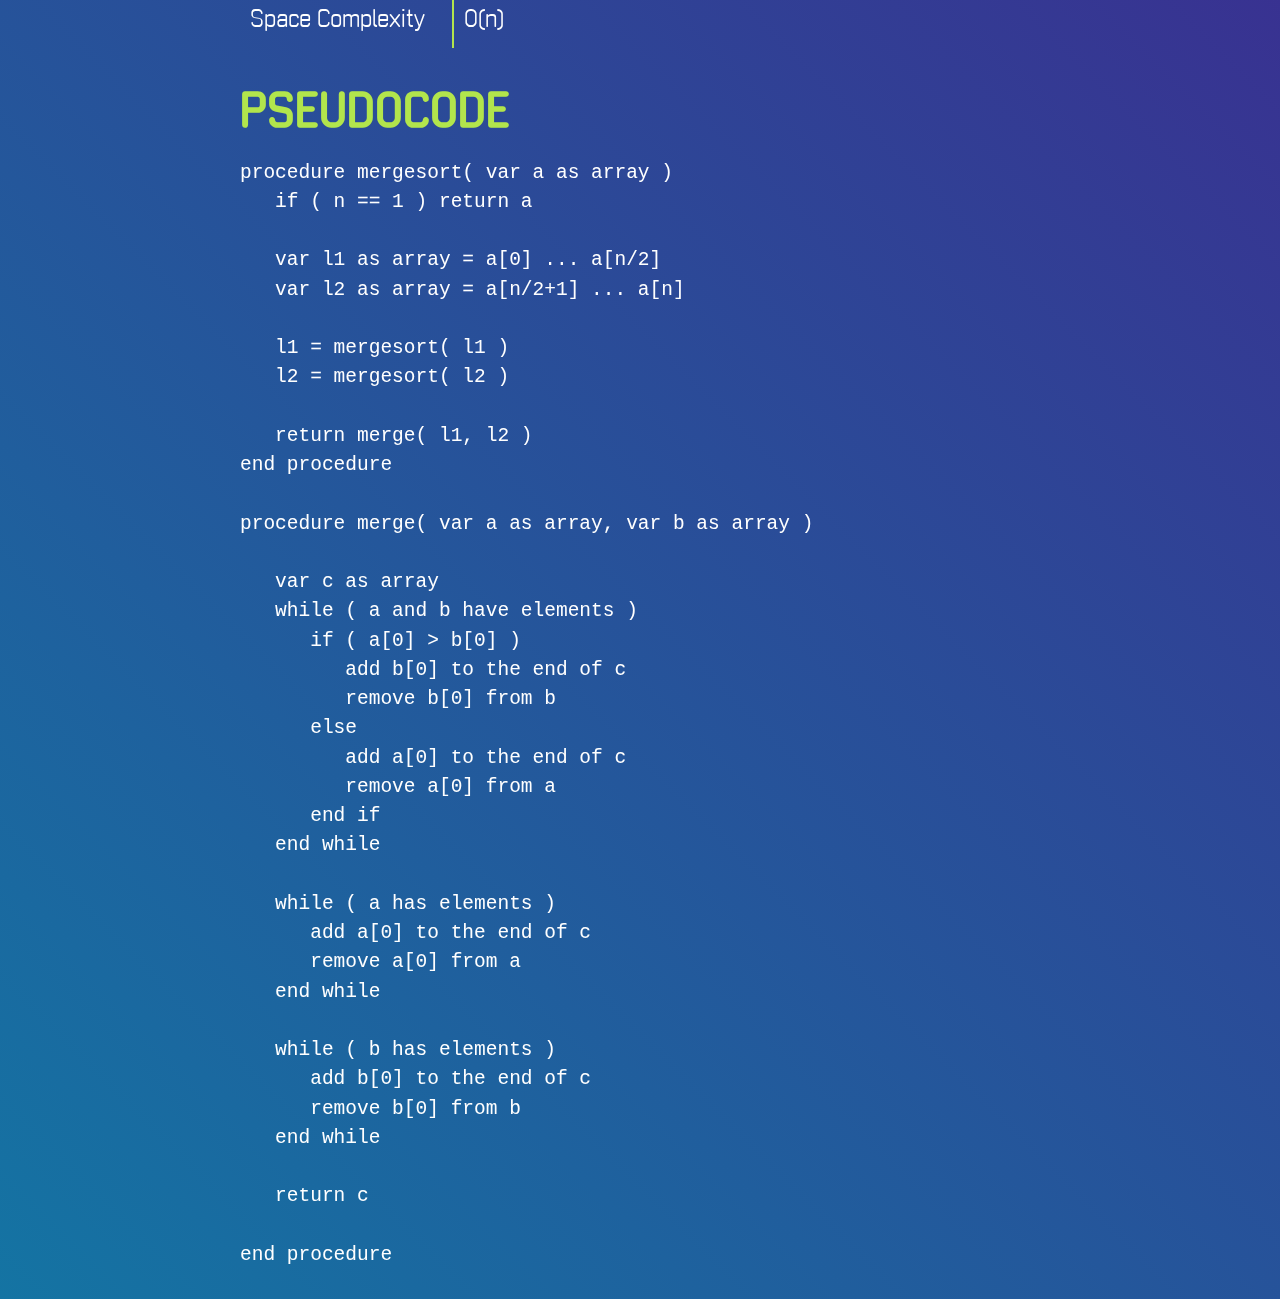
<file: Sorts/Merge Sort/merge.html>
<!DOCTYPE html>
<html lang="en">

<head>
    <meta charset="UTF-8" />
    <meta http-equiv="X-UA-Compatible" content="IE=edge" />
    <meta name="viewport" content="width=device-width, initial-scale=1.0" />
    <title>Merge Sort</title>
    <link rel="stylesheet" href="merge.css" type="text/css" />
    <script src="../../minified/gsap.min.js" defer></script>
    <script src="merge.js" defer></script>
    <script src="../../particles.js" defer></script>
</head>

<body>
    <canvas class="canvas1"></canvas>
    <section class="container">
        <h1 class="algo-name">MERGE SORT</h1>
        <span class="choose1 activeSort">Iterative</span>
        <span class="choose2">Recursive</span>
        <div class="bar-container">
        </div>
    </section>
    <div class="navBtns">
        <button class="generateArrBtn">GENERATE A RANDOM ARRAY</button>
        <div class="sliderCont">
            <label for="speedSlider" class="animSpeedTxt"></label><br>
            <input name="speedSlider" step="100" type="range" min="100" max="1000" value="500" class="speedSlider">
        </div>
        <button class="sortBtn">SORT!</button>
    </div>
    <input type="text" class="userInput" placeholder="Enter whole numbers within range 50 to 500">
    <div class="description">
        <h1>DESCRIPTION</h1>
        Merge Sort is a sorting algorithm based on the Divide et Impera technique, like Quick Sort. It can be
        implemented iteratively or recursively, using the Top-Down and Bottom-Up algorithms respectively. We represented
        the first one.
        <br><br>
        The algorithm divides the data structure recursively until the subsequences contain only one element. At this
        point, the subsequences get merged and ordered sequentially. To do so, the algorithm progressively builds the
        sorted sublist by adding each time the minimum element of the next two unsorted subsequences until there is only
        one sublist remaining. This will be the sorted data structure.
    </div>
    <div class="complexity">
        <h1>COMPLEXITY</h1>
        <table>
            <tr>
                <th></th>
                <th></th>
            </tr>
            <tr>
                <td>Average Complexity</td>
                <td>O(n × log n)</td>


            </tr>
            <tr>
                <td>Best Case</td>
                <td>O(n × log n)</td>
            </tr>
            <tr>
                <td>Worst Case</td>
                <td>O(n × log n)</td>
            </tr>
            <tr>
                <td>Space Complexity</td>
                <td>O(n)</td>
            </tr>
        </table>
    </div>
    <div class="implementations">
        <h1>PSEUDOCODE</h1>
        <pre>
procedure mergesort( var a as array )
   if ( n == 1 ) return a

   var l1 as array = a[0] ... a[n/2]
   var l2 as array = a[n/2+1] ... a[n]

   l1 = mergesort( l1 )
   l2 = mergesort( l2 )

   return merge( l1, l2 )
end procedure

procedure merge( var a as array, var b as array )

   var c as array
   while ( a and b have elements )
      if ( a[0] > b[0] )
         add b[0] to the end of c
         remove b[0] from b
      else
         add a[0] to the end of c
         remove a[0] from a
      end if
   end while
   
   while ( a has elements )
      add a[0] to the end of c
      remove a[0] from a
   end while
   
   while ( b has elements )
      add b[0] to the end of c
      remove b[0] from b
   end while
   
   return c
	
end procedure
        </pre>
    </div>
</body>

</html>
</file>
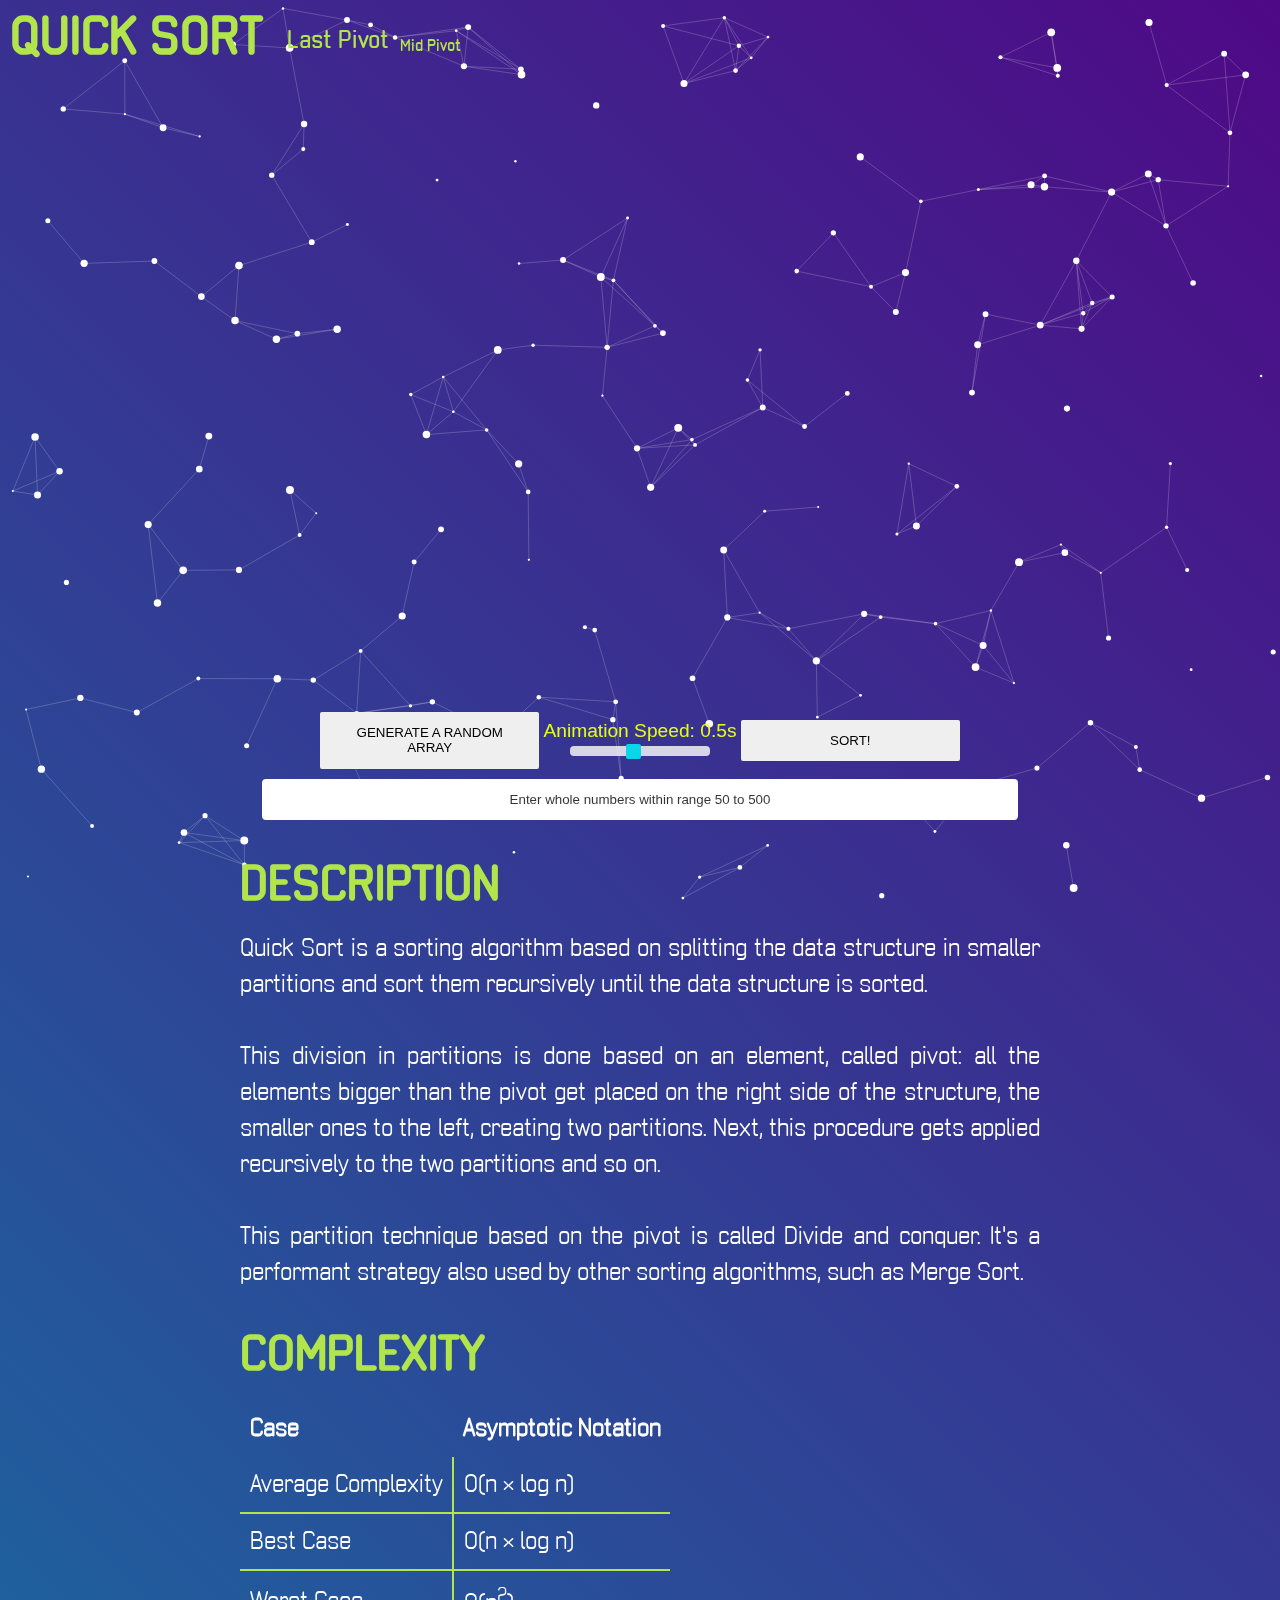
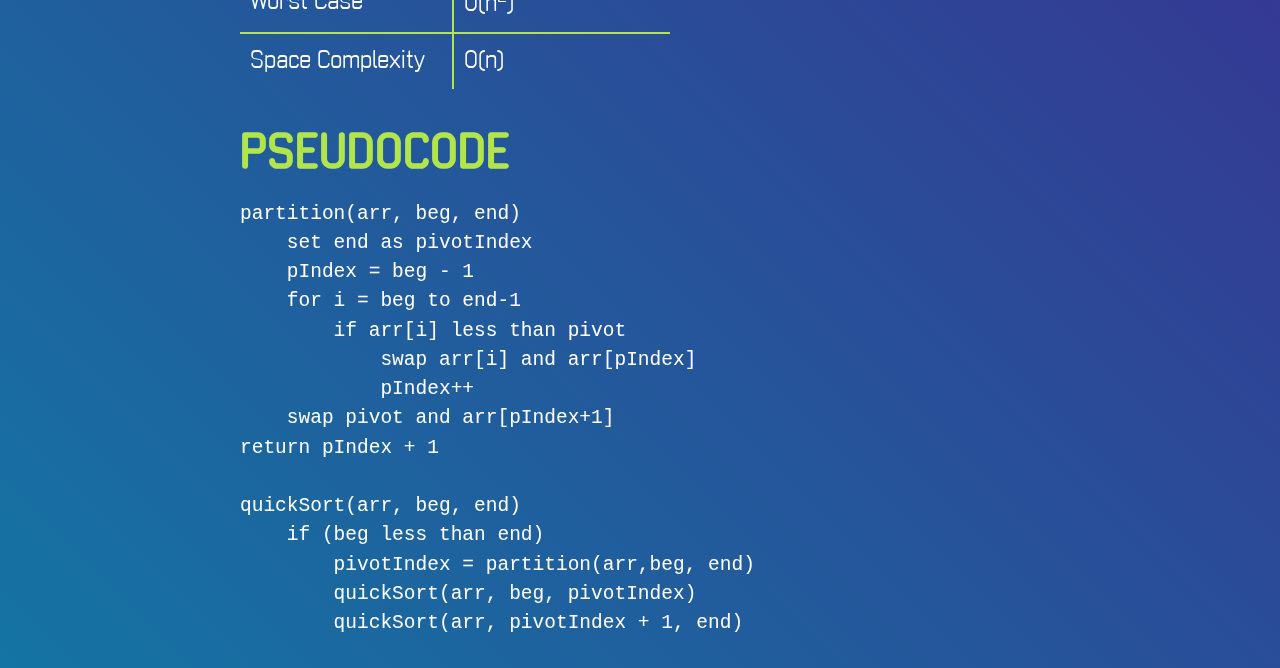
<file: Sorts/Quick Sort/quick.html>
<!DOCTYPE html>
<html lang="en">

<head>
    <meta charset="UTF-8" />
    <meta http-equiv="X-UA-Compatible" content="IE=edge" />
    <meta name="viewport" content="width=device-width, initial-scale=1.0" />
    <title>Quick Sort</title>
    <link rel="stylesheet" href="quick.css" type="text/css" />
    <script src="../../minified/gsap.min.js" defer></script>
    <script src="../../particles.js" defer></script>
    <script src="quick.js" defer></script>
</head>

<body>
    <canvas class="canvas1"></canvas>
    <section class="container">
        <h1 class="algo-name">QUICK SORT</h1>
        <span class="choose1 activeSort">Last Pivot</span>
        <span class="choose2">Mid Pivot</span>
        <div class="bar-container">
        </div>
    </section>
    <div class="navBtns">
        <button class="generateArrBtn">GENERATE A RANDOM ARRAY</button>
        <div class="sliderCont">
            <label for="speedSlider" class="animSpeedTxt"></label><br>
            <input name="speedSlider" step="100" type="range" min="100" max="1000" value="500" class="speedSlider">
        </div>
        <button class="sortBtn">SORT!</button>
    </div>
    <input type="text" class="userInput" placeholder="Enter whole numbers within range 50 to 500">
    <div class="description">
        <h1>DESCRIPTION</h1>
        Quick Sort is a sorting algorithm based on splitting the data structure in smaller partitions and sort them
        recursively until the data structure is sorted.
        <br><br>
        This division in partitions is done based on an element, called pivot: all the elements bigger than the pivot
        get placed on the right side of the structure, the smaller ones to the left, creating two partitions. Next, this
        procedure gets applied recursively to the two partitions and so on.
        <br><br>
        This partition technique based on the pivot is called Divide and conquer. It's a performant strategy also used
        by other sorting algorithms, such as Merge Sort.
    </div>
    <div class="complexity">
        <h1>COMPLEXITY</h1>
        <table>
            <tr>
                <th>Case</th>
                <th>Asymptotic Notation</th>
            </tr>
            <tr>
                <td>Average Complexity</td>
                <td>O(n × log n)</td>


            </tr>
            <tr>
                <td>Best Case</td>
                <td>O(n × log n)</td>
            </tr>
            <tr>
                <td>Worst Case</td>
                <td>O(n<sup>2</sup>)</td>
            </tr>
            <tr>
                <td>Space Complexity</td>
                <td>O(n)</td>
            </tr>
        </table>
    </div>
    <div class="implementations">
        <h1>PSEUDOCODE</h1>
        <pre>
partition(arr, beg, end)
    set end as pivotIndex
    pIndex = beg - 1
    for i = beg to end-1
        if arr[i] less than pivot
            swap arr[i] and arr[pIndex]
            pIndex++
    swap pivot and arr[pIndex+1]
return pIndex + 1

quickSort(arr, beg, end)
    if (beg less than end)
        pivotIndex = partition(arr,beg, end)
        quickSort(arr, beg, pivotIndex)
        quickSort(arr, pivotIndex + 1, end)    
        </pre>
    </div>
</body>

</html>
</file>
<file: mainStyles.css>
* {
  margin: 0;
  padding: 0;
  box-sizing: border-box;
}
:root {
  --headColor: rgb(255 83 248);
}
@font-face {
  font-family: 'Neutraliser';
  src: url('./Fonts/Neutraliser\ Sans\ Regular.ttf');
}
@font-face {
  font-family: 'Neutraliser Bold';
  src: url('./Fonts/Neutraliser\ Sans\ Bold.ttf');
}

body {
  background: linear-gradient(45deg, rgba(97, 9, 184, 0.9), rgb(39, 0, 39));
  background-repeat: no-repeat;
  background-attachment: fixed;
  font-family: 'Neutraliser';
}

.canvas1 {
  width: 100%;
  height: 100%;
  z-index: -1;
  position: fixed;
  top: 0;
  left: 0;
}

.hero {
  width: 100vw;
  height: 100vh;
  position: relative;
}

.heroText {
  height: fit-content;
  width: fit-content;
  border-right: 10px solid red;
  display: flex;
  flex-direction: column;
  color: white;
  font-size: 10em;
  padding-right: 2px;
  position: absolute;
  right: 5%;
  top: 40%;
  opacity: 0;
  transform-origin: bottom;
  overflow: hidden;
  font-family: 'Neutraliser Bold';
}

.heroText :nth-child(2) {
  align-self: flex-end;
}

.container {
  width: 100vw;
  height: fit-content;
  position: relative;
  overflow-x: hidden;
  padding-bottom: 2em;
}

.canvas2 {
  /* Change this */
  /* display: none; */
  position: absolute;
  top: 0;
  left: 0;
  filter: blur(1);
  background: linear-gradient(45deg, rgb(97, 9, 184), rgb(39, 0, 39));
  transition: opacity 1s ease-in;
}

.open {
  position: fixed;
  height: 0;
  width: 0;
}

.sorts {
  padding: 0 8em;
  font-size: 20px;
  text-align: justify;
  color: white;
  font-weight: bold;
}

.sorts > h1 {
  color: var(--headColor);
  font-family: 'Neutraliser Bold';
  font-size: 3em;
  padding-bottom: 10px;
  transform: scale(1.1);
  cursor: pointer;
}

.sorts > span {
  color: var(--headColor);
  font-size: 1.2em;
  font-family: 'Neutraliser Bold';
  font-weight: bold;
}

.mazeGen {
  padding: 0 8em;
  font-size: 20px;
  text-align: justify;
  color: white;
  font-weight: bold;
}

.mazeGen > h1 {
  color: var(--headColor);
  font-family: 'Neutraliser Bold';
  font-size: 3em;
  padding-bottom: 10px;
  padding-top: 1em;
  transform: scale(1.1);
  cursor: pointer;
}

.selectBtn {
  position: absolute;
  width: 50px;
  height: 40px;
  top: 20px;
  left: 48px;
  outline: none;
  background: transparent;
  border: none;
  cursor: pointer;
  z-index: 2;
}

.selMenu {
  height: 100%;
  width: 0;
  position: fixed;
  z-index: 1;
  top: 0;
  left: 0;
  background-color: rgb(39, 0, 39);
  overflow-x: hidden;
  transition: 0.5s;
  padding-top: 60px;
  border-bottom-right-radius: 50px;
}

.selMenu h1 {
  color: #818181;
  padding: 8px 8px 8px 32px;
}

.selMenu a {
  padding: 8px 8px 8px 32px;
  text-decoration: none;
  font-size: 25px;
  color: #818181;
  display: block;
  transition: 0.3s;
}

.selMenu a:hover {
  color: #f1f1f1;
}

.selMenu .closebtn {
  position: absolute;
  top: 0;
  right: 25px;
  font-size: 36px;
  margin-left: 50px;
}

.container h1 :hover {
  transform: translateX(50px);
}

.footer {
  left: 0;
  bottom: 0;
  width: 100%;
  background-color: rgb(39, 0, 39);
  color: white;
  text-align: center;
  padding: 2em 0;
  line-height: 1.5em;
}

.footer > h1 {
  font-weight: bold;
}

.footer > p {
  cursor: pointer;
  font-size: 1.1em;
  font-weight: bold;
  transition: 0.2s ease-in;
}

.footer > p:hover {
  transform: scale(1.1);
}
</file>
<file: A star search/styles.css>
* {
  margin: 0;
  padding: 0;
  box-sizing: border-box;
}

@font-face {
  font-family: 'Neutraliser Bold';
  src: url('../Fonts/Neutraliser\ Sans\ Bold.ttf');
}

@font-face {
  font-family: 'Neutraliser';
  src: url('../Fonts/Neutraliser\ Sans\ Regular.ttf');
}

body {
  background: linear-gradient(145deg, rgb(232, 54, 54), rgb(54, 232, 87));
  display: flex;
  height: 100vh;
  width: 100vw;
  justify-content: center;
  align-items: center;
}

.algo-name {
  font-family: 'Neutraliser Bold';
  font-size: 3.2em;
  position: absolute;
  left: 10px;
  top: 10px;
  color: white;
}

.canvas1 {
  width: 100%;
  height: 100%;
  z-index: -1;
  position: fixed;
  top: 0;
  left: 0;
}

.cont {
  height: 100vh;
  width: 100vw;
  display: flex;
  align-items: center;
  justify-content: center;
  flex-direction: row;
  padding: 0 20em;
}

input[type='number'],
button {
  font-family: 'Neutraliser';
  padding: 0.2em 2em;
  border-radius: 4px;
  cursor: pointer;
  outline: none;
  transition: all 0.2s ease-in;
  align-self: center;
  outline: none;
  border: none;
  font-size: large;
  width: 16em;
}

.btnCont {
  width: 100vw;
  height: fit-content;
  display: flex;
  justify-content: space-evenly;
  align-items: center;
  flex-direction: column;
  padding: 1em 0;
  gap: 1em;
}

.canvasG {
  border: 1px solid black;
}

.startBtn {
  padding: 0.2em 2em;
}
</file>
<file: Convex  Hull/style.css>
* {
  box-sizing: border-box;
  margin: 0;
  padding: 0;
}

body {
  background: black;
  display: flex;
  align-items: center;
  justify-content: center;
  height: 100vh;
}

.canvas1 {
  border: solid 1px gray;
  padding: 100px;
}
</file>
<file: Maze Generator/styles.css>
* {
  box-sizing: border-box;
  margin: 0;
  padding: 0;
}

@font-face {
  font-family: 'Neutraliser Bold';
  src: url('../Fonts/Neutraliser\ Sans\ Bold.ttf');
}

@font-face {
  font-family: 'Neutraliser';
  src: url('../Fonts/Neutraliser\ Sans\ Regular.ttf');
}

body {
  background-color: black;
}

.mainCont {
  height: 100vh;
  width: 100vw;
  display: flex;
  align-items: center;
  justify-content: center;
  flex-direction: row;
  padding: 0 20em;
}

.mazeCanvas {
  background-color: black;
  position: relative;
  /* top: 50%;
  left: 50%;
  transform: translate(-50%, -50%); */
}

.canvas1 {
  width: 100%;
  height: 100%;
  z-index: -1;
  position: fixed;
  top: 0;
  left: 0;
}

.algo-name {
  font-family: 'Neutraliser Bold';
  font-size: 3.2em;
  position: absolute;
  left: 10px;
  top: 10px;
  color: white;
}

.btnCont {
  width: 100vw;
  height: fit-content;
  display: flex;
  justify-content: space-evenly;
  align-items: center;
  flex-direction: column;
  padding: 1em 0;
  gap: 1em;
}

.Btn,
input[type='number'] {
  font-family: 'Neutraliser';
  padding: 0.2em 2em;
  border-radius: 4px;
  cursor: pointer;
  outline: none;
  transition: all 0.2s ease-in;
  align-self: center;
  outline: none;
  border: none;
  font-size: large;
  width: 12em;
}

input[type='number']::placeholder {
  font-size: medium;
  text-align: center;
  color: rgba(0, 0, 0, 0.612);
}

.Btn:hover {
  background-color: rgb(155, 155, 155);
  scale: 1.1;
}
</file>
<file: Sorts/Bubble Sort/bubble.css>
* {
  margin: 0;
  padding: 0;
  box-sizing: border-box;
}

@font-face {
  font-family: 'Neutraliser';
  src: url('../../Fonts/Neutraliser\ Sans\ Regular.ttf');
}
@font-face {
  font-family: 'Neutraliser Bold';
  src: url('../../Fonts/Neutraliser\ Sans\ Bold.ttf');
}

:root {
  --animDelay: 0.2s;
  --frequencyCount: '0';
  --headColor: rgb(178, 229, 76);
  --bodyTxtCol: white;
  --barCol: #aeaee8;
}

body {
  height: fit-content;
  width: fit-content;
  display: flex;
  align-items: center;
  justify-content: center;
  flex-direction: column;
  gap: 10px;
  background: linear-gradient(45deg, #1474a3, #4f0986);
  text-align: center;
  font-family: 'Neutraliser';
}

.canvas1 {
  width: 100%;
  height: 100%;
  z-index: -1;
  position: fixed;
  top: 0;
  left: 0;
}

.algo-name {
  font-family: 'Neutraliser Bold';
  font-size: 3.2em;
  position: absolute;
  left: 10px;
  top: 10px;
  color: var(--headColor);
}

.container {
  min-height: 70vh;
  min-width: 100vw;
  position: relative;
  display: block;
}

.bar-container {
  min-height: 78vh;
  min-width: 100vw;
  padding: 0 2em;
  flex: 1;
  position: relative;
}

.bar-cls {
  background-color: var(--barCol);
  z-index: 999;
  position: absolute;
  left: 0;
  bottom: 0;
  display: flex;
  flex-direction: column;
  justify-content: center;
  align-items: center;
  transition: background-color var(--animDelay) ease-in;
}

.counting-bar-cls {
  background-color: gray;
  position: absolute;
  bottom: 275px;
  left: 35%;
  display: flex;
  flex-direction: column;
  justify-content: center;
  align-items: center;
  transition: background-color var(--animDelay) ease-in;
}

.count-cls {
  font-size: 1em;
  color: black;
  position: absolute;
  bottom: -25px;
}

.sorted {
  background-color: orangered;
}

.key {
  background-color: green;
}

.bar-value {
  font-size: 1em;
  color: black;
  position: absolute;
  bottom: 0;
  font-weight: bold;
}

.navBtns {
  display: flex;
  flex-direction: row;
  width: 100%;
  align-items: center;
  justify-content: space-around;
  padding: 0 20em;
}

button {
  padding: 1em;
  border: none;
  outline: none;
  border-radius: 2px;
  cursor: pointer;
  width: -webkit-fill-available;
}

.sliderCont {
  width: 100%;
  padding: 5px 0;
}

.animSpeedTxt {
  color: #e3ff16;
  font-size: 1.2em;
  font-family: Arial, Helvetica, sans-serif;
  border-radius: 2px;
}

.speedSlider {
  -webkit-appearance: none;
  appearance: none;
  width: 70%;
  opacity: 0.8;
  height: 10px;
  border-radius: 4px;
}

.speedSlider:hover {
  opacity: 1;
}

.speedSlider::-webkit-slider-thumb {
  -webkit-appearance: none;
  appearance: none;
  width: 15px;
  height: 15px;
  border-radius: 2px;
  background-color: aqua;
  transition: all 0.1s ease-in;
  cursor: pointer;
}

input[type='text'] {
  padding: 1em;
  width: 59%;
  border-radius: 4px;
  outline: none;
  border: none;
}

input[type='text']::placeholder {
  text-align: center;
  color: rgba(0, 0, 0, 0.803);
}

.description {
  font-size: 1.5em;
  padding: 0 10em;
  text-align: justify;
  line-height: 1.5;
  height: fit-content;
  width: fit-content;
  display: block;
  color: var(--bodyTxtCol);
}

.description > h1 {
  font-family: 'Neutraliser Bold';
  text-align: left;
  padding-bottom: 0.2em;
  padding-top: 0.4em;
  color: var(--headColor);
}

.complexity {
  font-size: 1.5em;
  padding: 0 10em;
  text-align: justify;
  line-height: 1.5;
  height: fit-content;
  width: 100vw;
  display: block;
}

.complexity > h1 {
  font-family: 'Neutraliser Bold';
  text-align: left;
  padding-bottom: 0.2em;
  padding-top: 0.4em;
  color: var(--headColor);
}

th,
td {
  padding: 0.4em;
}

table,
th,
td {
  border-collapse: collapse;
  border-style: hidden;
  color: var(--bodyTxtCol);
}

table td {
  border: 2px solid var(--headColor);
}

.implementations {
  font-size: 1.5em;
  padding: 0 10em;
  text-align: justify;
  line-height: 1.5;
  height: fit-content;
  width: 100vw;
  display: block;
  color: var(--bodyTxtCol);
}

.implementations > h1 {
  font-family: 'Neutraliser Bold';
  text-align: left;
  padding-bottom: 0.2em;
  padding-top: 0.4em;
  color: var(--headColor);
}

pre {
  display: block;
  font-family: monospace;
  white-space: pre;
  line-height: 1.5;
}

.active {
  display: block;
}
</file>
<file: Sorts/Counting Sort/counting.css>
* {
  margin: 0;
  padding: 0;
  box-sizing: border-box;
}

@font-face {
  font-family: 'Neutraliser';
  src: url('./Fonts/Neutraliser\ Sans\ Regular.ttf');
}
@font-face {
  font-family: 'Neutraliser Bold';
  src: url('./Fonts/Neutraliser\ Sans\ Bold.ttf');
}

:root {
  --animDelay: 0.2s;
  --frequencyCount: '0';
  --headColor: rgb(178, 229, 76);
  --bodyTxtCol: white;
  --barCol: #aeaee8;
}

body {
  height: fit-content;
  width: fit-content;
  display: flex;
  align-items: center;
  justify-content: center;
  flex-direction: column;
  gap: 10px;
  background: linear-gradient(45deg, #1474a3, #4f0986);
  text-align: center;
  font-family: 'Neutraliser';
}

.canvas1 {
  width: 100%;
  height: 100%;
  z-index: -1;
  position: fixed;
  top: 0;
  left: 0;
}

.algo-name {
  font-family: 'Neutraliser Bold';
  font-size: 3.2em;
  position: absolute;
  left: 10px;
  top: 10px;
  color: var(--headColor);
}

.container {
  min-height: 70vh;
  min-width: 100vw;
  position: relative;
  display: block;
}

.bar-container {
  min-height: 78vh;
  min-width: 100vw;
  padding: 0 2em;
  flex: 1;
  position: relative;
}

.bar-cls {
  background-color: var(--barCol);
  z-index: 999;
  position: absolute;
  left: 0;
  bottom: 0;
  display: flex;
  flex-direction: column;
  justify-content: center;
  align-items: center;
  transition: background-color var(--animDelay) ease-in;
}

.counting-bar-cls {
  background-color: gray;
  position: absolute;
  bottom: 275px;
  left: 35%;
  display: flex;
  flex-direction: column;
  justify-content: center;
  align-items: center;
  transition: background-color var(--animDelay) ease-in;
}

.count-cls {
  font-size: 1em;
  color: white;
  position: absolute;
  bottom: -25px;
}

.sorted {
  background-color: orangered;
}

.key {
  background-color: green;
}

.bar-value {
  font-size: 1em;
  color: black;
  position: absolute;
  bottom: 0;
  font-weight: bold;
}

button {
  padding: 1em;
  border: none;
  outline: none;
  border-radius: 2px;
  cursor: pointer;
  width: -webkit-fill-available;
}

.sliderCont {
  width: 100%;
  padding: 5px 0;
}

.animSpeedTxt {
  color: #e3ff16;
  font-size: 1.2em;
  font-family: Arial, Helvetica, sans-serif;
  border-radius: 2px;
}

.speedSlider {
  -webkit-appearance: none;
  appearance: none;
  width: 70%;
  opacity: 0.8;
  height: 10px;
  border-radius: 4px;
}

.speedSlider:hover {
  opacity: 1;
}

.speedSlider::-webkit-slider-thumb {
  -webkit-appearance: none;
  appearance: none;
  width: 15px;
  height: 15px;
  border-radius: 2px;
  background-color: aqua;
  transition: all 0.1s ease-in;
  cursor: pointer;
}

input[type='text'] {
  padding: 1em;
  width: 59%;
  border-radius: 4px;
  outline: none;
  border: none;
}

input[type='text']::placeholder {
  text-align: center;
  color: rgba(0, 0, 0, 0.803);
}

.navBtns {
  display: flex;
  flex-direction: row;
  width: 100%;
  align-items: center;
  justify-content: space-around;
  padding: 0 20em;
}

.description {
  font-size: 1.5em;
  padding: 0 10em;
  text-align: justify;
  line-height: 1.5;
  height: fit-content;
  width: fit-content;
  display: block;
  color: var(--bodyTxtCol);
}

.description > h1 {
  font-family: 'Neutraliser Bold';
  text-align: left;
  padding-bottom: 0.2em;
  padding-top: 0.4em;
  color: var(--headColor);
}

.complexity {
  font-size: 1.5em;
  padding: 0 10em;
  text-align: justify;
  line-height: 1.5;
  height: fit-content;
  width: 100vw;
  display: block;
}

.complexity > h1 {
  font-family: 'Neutraliser Bold';
  text-align: left;
  padding-bottom: 0.2em;
  padding-top: 0.4em;
  color: var(--headColor);
}

th,
td {
  padding: 0.4em;
}

table,
th,
td {
  border-collapse: collapse;
  border-style: hidden;
  color: var(--bodyTxtCol);
}

table td {
  border: 2px solid var(--headColor);
}

.implementations {
  font-size: 1.5em;
  padding: 0 10em;
  text-align: justify;
  line-height: 1.5;
  height: fit-content;
  width: 100vw;
  display: block;
  color: var(--bodyTxtCol);
}

.implementations > h1 {
  font-family: 'Neutraliser Bold';
  text-align: left;
  padding-bottom: 0.2em;
  padding-top: 0.4em;
  color: var(--headColor);
}

pre {
  display: block;
  font-family: monospace;
  white-space: pre;
  line-height: 1.5;
}

.active {
  display: block;
}
</file>
<file: Sorts/Heap Sort/heap.css>
* {
  margin: 0;
  padding: 0;
  box-sizing: border-box;
}

@font-face {
  font-family: 'Neutraliser';
  src: url('../../Fonts/Neutraliser\ Sans\ Regular.ttf');
}
@font-face {
  font-family: 'Neutraliser Bold';
  src: url('../../Fonts/Neutraliser\ Sans\ Bold.ttf');
}

:root {
  --animDelay: 0.2s;
  --frequencyCount: '0';
  --headColor: rgb(178, 229, 76);
  --bodyTxtCol: white;
  --barCol: #aeaee8;
}

body {
  height: fit-content;
  width: fit-content;
  display: flex;
  align-items: center;
  justify-content: center;
  flex-direction: column;
  gap: 10px;
  background: linear-gradient(45deg, #1474a3, #4f0986);
  text-align: center;
  font-family: 'Neutraliser';
}

.canvas1 {
  width: 100%;
  height: 100%;
  z-index: -1;
  position: fixed;
  top: 0;
  left: 0;
}

.algo-name {
  font-family: 'Neutraliser Bold';
  font-size: 3.2em;
  position: absolute;
  left: 10px;
  top: 10px;
  color: var(--headColor);
}

.container {
  min-height: 70vh;
  min-width: 100vw;
  position: relative;
  display: block;
}

.bar-container {
  min-height: 78vh;
  min-width: 100vw;
  padding: 0 2em;
  flex: 1;
  position: relative;
}

.bar-cls {
  background-color: var(--barCol);
  z-index: 999;
  position: absolute;
  left: 0;
  bottom: 0;
  display: flex;
  flex-direction: column;
  justify-content: center;
  align-items: center;
  transition: background-color var(--animDelay) ease-in;
}

.counting-bar-cls {
  background-color: gray;
  position: absolute;
  bottom: 275px;
  left: 35%;
  display: flex;
  flex-direction: column;
  justify-content: center;
  align-items: center;
  transition: background-color var(--animDelay) ease-in;
}

.count-cls {
  font-size: 1em;
  color: black;
  position: absolute;
  bottom: -25px;
}

.sorted {
  background-color: orangered;
}

.key {
  background-color: green;
}

.bar-value {
  font-size: 1em;
  color: black;
  position: absolute;
  bottom: 0;
  font-weight: bold;
}

.navBtns {
  display: flex;
  flex-direction: row;
  width: 100%;
  align-items: center;
  justify-content: space-around;
  padding: 0 20em;
}

button {
  padding: 1em;
  border: none;
  outline: none;
  border-radius: 2px;
  cursor: pointer;
  width: -webkit-fill-available;
}

.sliderCont {
  width: 100%;
  padding: 5px 0;
}

.animSpeedTxt {
  color: #e3ff16;
  font-size: 1.2em;
  font-family: Arial, Helvetica, sans-serif;
  border-radius: 2px;
}

.speedSlider {
  -webkit-appearance: none;
  appearance: none;
  width: 70%;
  opacity: 0.8;
  height: 10px;
  border-radius: 4px;
}

.speedSlider:hover {
  opacity: 1;
}

.speedSlider::-webkit-slider-thumb {
  -webkit-appearance: none;
  appearance: none;
  width: 15px;
  height: 15px;
  border-radius: 2px;
  background-color: aqua;
  transition: all 0.1s ease-in;
  cursor: pointer;
}

input[type='text'] {
  padding: 1em;
  width: 59%;
  border-radius: 4px;
  outline: none;
  border: none;
}

input[type='text']::placeholder {
  text-align: center;
  color: rgba(0, 0, 0, 0.803);
}

.description {
  font-size: 1.5em;
  padding: 0 10em;
  text-align: justify;
  line-height: 1.5;
  height: fit-content;
  width: fit-content;
  display: block;
  color: var(--bodyTxtCol);
}

.description > h1 {
  font-family: 'Neutraliser Bold';
  text-align: left;
  padding-bottom: 0.2em;
  padding-top: 0.4em;
  color: var(--headColor);
}

.complexity {
  font-size: 1.5em;
  padding: 0 10em;
  text-align: justify;
  line-height: 1.5;
  height: fit-content;
  width: 100vw;
  display: block;
}

.complexity > h1 {
  font-family: 'Neutraliser Bold';
  text-align: left;
  padding-bottom: 0.2em;
  padding-top: 0.4em;
  color: var(--headColor);
}

th,
td {
  padding: 0.4em;
}

table,
th,
td {
  border-collapse: collapse;
  border-style: hidden;
  color: var(--bodyTxtCol);
}

table td {
  border: 2px solid var(--headColor);
}

.implementations {
  font-size: 1.5em;
  padding: 0 10em;
  text-align: justify;
  line-height: 1.5;
  height: fit-content;
  width: 100vw;
  display: block;
  color: var(--bodyTxtCol);
}

.implementations > h1 {
  font-family: 'Neutraliser Bold';
  text-align: left;
  padding-bottom: 0.2em;
  padding-top: 0.4em;
  color: var(--headColor);
}

pre {
  display: block;
  font-family: monospace;
  white-space: pre;
  line-height: 1.5;
}

.active {
  display: block;
}
</file>
<file: Sorts/Insertion Sort/insertion.css>
* {
  margin: 0;
  padding: 0;
  box-sizing: border-box;
}

@font-face {
  font-family: 'Neutraliser';
  src: url('../../Fonts/Neutraliser\ Sans\ Regular.ttf');
}
@font-face {
  font-family: 'Neutraliser Bold';
  src: url('../../Fonts/Neutraliser\ Sans\ Bold.ttf');
}

:root {
  --animDelay: 0.2s;
  --frequencyCount: '0';
  --headColor: rgb(178, 229, 76);
  --bodyTxtCol: white;
  --barCol: #aeaee8;
}

body {
  height: fit-content;
  width: fit-content;
  display: flex;
  align-items: center;
  justify-content: center;
  flex-direction: column;
  gap: 10px;
  background: linear-gradient(45deg, #1474a3, #4f0986);
  text-align: center;
  font-family: 'Neutraliser';
}

.canvas1 {
  width: 100%;
  height: 100%;
  z-index: -1;
  position: fixed;
  top: 0;
  left: 0;
}

.algo-name {
  font-family: 'Neutraliser Bold';
  font-size: 3.2em;
  position: absolute;
  left: 10px;
  top: 10px;
  color: var(--headColor);
}

.container {
  min-height: 70vh;
  min-width: 100vw;
  position: relative;
  display: block;
}

.bar-container {
  min-height: 78vh;
  min-width: 100vw;
  padding: 0 2em;
  flex: 1;
  position: relative;
}

.bar-cls {
  background-color: var(--barCol);
  z-index: 999;
  position: absolute;
  left: 0;
  bottom: 0;
  display: flex;
  flex-direction: column;
  justify-content: center;
  align-items: center;
  transition: background-color var(--animDelay) ease-in;
}

.counting-bar-cls {
  background-color: gray;
  position: absolute;
  bottom: 275px;
  left: 35%;
  display: flex;
  flex-direction: column;
  justify-content: center;
  align-items: center;
  transition: background-color var(--animDelay) ease-in;
}

.count-cls {
  font-size: 1em;
  color: black;
  position: absolute;
  bottom: -25px;
}

.sorted {
  background-color: orangered;
}

.key {
  background-color: green;
}

.bar-value {
  font-size: 1em;
  color: black;
  position: absolute;
  bottom: 0;
  font-weight: bold;
}

.navBtns {
  display: flex;
  flex-direction: row;
  width: 100%;
  align-items: center;
  justify-content: space-around;
  padding: 0 20em;
}

button {
  padding: 1em;
  border: none;
  outline: none;
  border-radius: 2px;
  cursor: pointer;
  width: -webkit-fill-available;
}

.sliderCont {
  width: 100%;
  padding: 5px 0;
}

.animSpeedTxt {
  color: #e3ff16;
  font-size: 1.2em;
  font-family: Arial, Helvetica, sans-serif;
  border-radius: 2px;
}

.speedSlider {
  -webkit-appearance: none;
  appearance: none;
  width: 70%;
  opacity: 0.8;
  height: 10px;
  border-radius: 4px;
}

.speedSlider:hover {
  opacity: 1;
}

.speedSlider::-webkit-slider-thumb {
  -webkit-appearance: none;
  appearance: none;
  width: 15px;
  height: 15px;
  border-radius: 2px;
  background-color: aqua;
  transition: all 0.1s ease-in;
  cursor: pointer;
}

input[type='text'] {
  padding: 1em;
  width: 59%;
  border-radius: 4px;
  outline: none;
  border: none;
}

input[type='text']::placeholder {
  text-align: center;
  color: rgba(0, 0, 0, 0.803);
}

.description {
  font-size: 1.5em;
  padding: 0 10em;
  text-align: justify;
  line-height: 1.5;
  height: fit-content;
  width: fit-content;
  display: block;
  color: var(--bodyTxtCol);
}

.description > h1 {
  font-family: 'Neutraliser Bold';
  text-align: left;
  padding-bottom: 0.2em;
  padding-top: 0.4em;
  color: var(--headColor);
}

.complexity {
  font-size: 1.5em;
  padding: 0 10em;
  text-align: justify;
  line-height: 1.5;
  height: fit-content;
  width: 100vw;
  display: block;
}

.complexity > h1 {
  font-family: 'Neutraliser Bold';
  text-align: left;
  padding-bottom: 0.2em;
  padding-top: 0.4em;
  color: var(--headColor);
}

th,
td {
  padding: 0.4em;
}

table,
th,
td {
  border-collapse: collapse;
  border-style: hidden;
  color: var(--bodyTxtCol);
}

table td {
  border: 2px solid var(--headColor);
}

.implementations {
  font-size: 1.5em;
  padding: 0 10em;
  text-align: justify;
  line-height: 1.5;
  height: fit-content;
  width: 100vw;
  display: block;
  color: var(--bodyTxtCol);
}

.implementations > h1 {
  font-family: 'Neutraliser Bold';
  text-align: left;
  padding-bottom: 0.2em;
  padding-top: 0.4em;
  color: var(--headColor);
}

pre {
  display: block;
  font-family: monospace;
  white-space: pre;
  line-height: 1.5;
}

.active {
  display: block;
}
</file>
<file: Sorts/Merge Sort/merge.css>
* {
  margin: 0;
  padding: 0;
  box-sizing: border-box;
}

@font-face {
  font-family: 'Neutraliser';
  src: url('../../Fonts/Neutraliser\ Sans\ Regular.ttf');
}
@font-face {
  font-family: 'Neutraliser Bold';
  src: url('../../Fonts/Neutraliser\ Sans\ Bold.ttf');
}

:root {
  --animDelay: 0.2s;
  --frequencyCount: '0';
  --headColor: rgb(178, 229, 76);
  --bodyTxtCol: white;
  --barCol: #aeaee8;
}

body {
  height: fit-content;
  width: fit-content;
  display: flex;
  align-items: center;
  justify-content: center;
  flex-direction: column;
  gap: 10px;
  background: linear-gradient(45deg, #1474a3, #4f0986);
  text-align: center;
  font-family: 'Neutraliser';
}

.canvas1 {
  width: 100%;
  height: 100%;
  z-index: -1;
  position: fixed;
  top: 0;
  left: 0;
}

.algo-name {
  font-family: 'Neutraliser Bold';
  font-size: 3.2em;
  position: absolute;
  left: 10px;
  top: 10px;
  color: var(--headColor);
}

.container {
  min-height: 70vh;
  min-width: 100vw;
  position: relative;
  display: block;
}

.bar-container {
  min-height: 78vh;
  min-width: 100vw;
  padding: 0 2em;
  flex: 1;
  position: relative;
}

.bar-cls {
  background-color: var(--barCol);
  z-index: 999;
  position: absolute;
  left: 0;
  bottom: 0;
  display: flex;
  flex-direction: column;
  justify-content: center;
  align-items: center;
  transition: background-color var(--animDelay) ease-in;
}

.counting-bar-cls {
  background-color: gray;
  position: absolute;
  bottom: 275px;
  left: 35%;
  display: flex;
  flex-direction: column;
  justify-content: center;
  align-items: center;
  transition: background-color var(--animDelay) ease-in;
}

.count-cls {
  font-size: 1em;
  color: black;
  position: absolute;
  bottom: -25px;
}

.sorted {
  background-color: orangered;
}

.key {
  background-color: green;
}

.bar-value {
  font-size: 1em;
  color: black;
  position: absolute;
  bottom: 0;
  font-weight: bold;
}

.navBtns {
  display: flex;
  flex-direction: row;
  width: 100%;
  align-items: center;
  justify-content: space-around;
  padding: 0 20em;
}

button {
  padding: 1em;
  border: none;
  outline: none;
  border-radius: 2px;
  cursor: pointer;
  width: -webkit-fill-available;
}

.sliderCont {
  width: 100%;
  padding: 5px 0;
}

.animSpeedTxt {
  color: #e3ff16;
  font-size: 1.2em;
  font-family: Arial, Helvetica, sans-serif;
  border-radius: 2px;
}

.speedSlider {
  -webkit-appearance: none;
  appearance: none;
  width: 70%;
  opacity: 0.8;
  height: 10px;
  border-radius: 4px;
}

.speedSlider:hover {
  opacity: 1;
}

.speedSlider::-webkit-slider-thumb {
  -webkit-appearance: none;
  appearance: none;
  width: 15px;
  height: 15px;
  border-radius: 2px;
  background-color: aqua;
  transition: all 0.1s ease-in;
  cursor: pointer;
}

input[type='text'] {
  padding: 1em;
  width: 59%;
  border-radius: 4px;
  outline: none;
  border: none;
}

input[type='text']::placeholder {
  text-align: center;
  color: rgba(0, 0, 0, 0.803);
}

.description {
  font-size: 1.5em;
  padding: 0 10em;
  text-align: justify;
  line-height: 1.5;
  height: fit-content;
  width: fit-content;
  display: block;
  color: var(--bodyTxtCol);
}

.description > h1 {
  font-family: 'Neutraliser Bold';
  text-align: left;
  padding-bottom: 0.2em;
  padding-top: 0.4em;
  color: var(--headColor);
}

.complexity {
  font-size: 1.5em;
  padding: 0 10em;
  text-align: justify;
  line-height: 1.5;
  height: fit-content;
  width: 100vw;
  display: block;
}

.complexity > h1 {
  font-family: 'Neutraliser Bold';
  text-align: left;
  padding-bottom: 0.2em;
  padding-top: 0.4em;
  color: var(--headColor);
}

th,
td {
  padding: 0.4em;
}

table,
th,
td {
  border-collapse: collapse;
  border-style: hidden;
  color: var(--bodyTxtCol);
}

table td {
  border: 2px solid var(--headColor);
}

.implementations {
  font-size: 1.5em;
  padding: 0 10em;
  text-align: justify;
  line-height: 1.5;
  height: fit-content;
  width: 100vw;
  display: block;
  color: var(--bodyTxtCol);
}

.implementations > h1 {
  font-family: 'Neutraliser Bold';
  text-align: left;
  padding-bottom: 0.2em;
  padding-top: 0.4em;
  color: var(--headColor);
}

pre {
  display: block;
  font-family: monospace;
  white-space: pre;
  line-height: 1.5;
}

.active {
  display: block;
}

.choose1,
.choose2 {
  font-family: 'Neutraliser Bold';
  text-align: left;
  padding-bottom: 0.2em;
  padding-top: 0.4em;
  color: var(--headColor);
  line-height: 1;
  position: absolute;
  top: 2em;
  z-index: 5;
  transform-origin: bottom;
  transition: all 0.2s ease-in;
}

.choose1 {
  left: 19em;
}
.choose2 {
  left: 25em;
}

.choose1:hover {
  cursor: pointer;
  transform: scale(1.5);
}

.choose2:hover {
  cursor: pointer;
  transform: scale(1.5);
}

.activeSort {
  transform: scale(1.5);
}
</file>
<file: Sorts/Quick Sort/quick.css>
* {
  margin: 0;
  padding: 0;
  box-sizing: border-box;
}

@font-face {
  font-family: 'Neutraliser';
  src: url('../../Fonts/Neutraliser\ Sans\ Regular.ttf');
}
@font-face {
  font-family: 'Neutraliser Bold';
  src: url('../../Fonts/Neutraliser\ Sans\ Bold.ttf');
}

:root {
  --animDelay: 0.2s;
  --frequencyCount: '0';
  --headColor: rgb(178, 229, 76);
  --bodyTxtCol: white;
  --barCol: #aeaee8;
}

body {
  height: fit-content;
  width: fit-content;
  display: flex;
  align-items: center;
  justify-content: center;
  flex-direction: column;
  gap: 10px;
  background: linear-gradient(45deg, #1474a3, #4f0986);
  text-align: center;
  font-family: 'Neutraliser';
}

.canvas1 {
  width: 100%;
  height: 100%;
  z-index: -1;
  position: fixed;
  top: 0;
  left: 0;
}

.algo-name {
  font-family: 'Neutraliser Bold';
  font-size: 3.2em;
  position: absolute;
  left: 10px;
  top: 10px;
  color: var(--headColor);
}

.container {
  min-height: 70vh;
  min-width: 100vw;
  position: relative;
  display: block;
}

.bar-container {
  min-height: 78vh;
  min-width: 100vw;
  padding: 0 2em;
  flex: 1;
  position: relative;
}

.bar-cls {
  background-color: var(--barCol);
  z-index: 999;
  position: absolute;
  left: 0;
  bottom: 0;
  display: flex;
  flex-direction: column;
  justify-content: center;
  align-items: center;
  transition: background-color var(--animDelay) ease-in;
}

.counting-bar-cls {
  background-color: gray;
  position: absolute;
  bottom: 275px;
  left: 35%;
  display: flex;
  flex-direction: column;
  justify-content: center;
  align-items: center;
  transition: background-color var(--animDelay) ease-in;
}

.count-cls {
  font-size: 1em;
  color: black;
  position: absolute;
  bottom: -25px;
}

.sorted {
  background-color: orangered;
}

.key {
  background-color: green;
}

.bar-value {
  font-size: 1em;
  color: black;
  position: absolute;
  bottom: 0;
  font-weight: bold;
}

.navBtns {
  display: flex;
  flex-direction: row;
  width: 100%;
  align-items: center;
  justify-content: space-around;
  padding: 0 20em;
}

button {
  padding: 1em;
  border: none;
  outline: none;
  border-radius: 2px;
  cursor: pointer;
  width: -webkit-fill-available;
}

.sliderCont {
  width: 100%;
  padding: 5px 0;
}

.animSpeedTxt {
  color: #e3ff16;
  font-size: 1.2em;
  font-family: Arial, Helvetica, sans-serif;
  border-radius: 2px;
}

.speedSlider {
  -webkit-appearance: none;
  appearance: none;
  width: 70%;
  opacity: 0.8;
  height: 10px;
  border-radius: 4px;
}

.speedSlider:hover {
  opacity: 1;
}

.speedSlider::-webkit-slider-thumb {
  -webkit-appearance: none;
  appearance: none;
  width: 15px;
  height: 15px;
  border-radius: 2px;
  background-color: aqua;
  transition: all 0.1s ease-in;
  cursor: pointer;
}

input[type='text'] {
  padding: 1em;
  width: 59%;
  border-radius: 4px;
  outline: none;
  border: none;
}

input[type='text']::placeholder {
  text-align: center;
  color: rgba(0, 0, 0, 0.803);
}

.description {
  font-size: 1.5em;
  padding: 0 10em;
  text-align: justify;
  line-height: 1.5;
  height: fit-content;
  width: fit-content;
  display: block;
  color: var(--bodyTxtCol);
}

.description > h1 {
  font-family: 'Neutraliser Bold';
  text-align: left;
  padding-bottom: 0.2em;
  padding-top: 0.4em;
  color: var(--headColor);
}

.complexity {
  font-size: 1.5em;
  padding: 0 10em;
  text-align: justify;
  line-height: 1.5;
  height: fit-content;
  width: 100vw;
  display: block;
}

.complexity > h1 {
  font-family: 'Neutraliser Bold';
  text-align: left;
  padding-bottom: 0.2em;
  padding-top: 0.4em;
  color: var(--headColor);
}

th,
td {
  padding: 0.4em;
}

table,
th,
td {
  border-collapse: collapse;
  border-style: hidden;
  color: var(--bodyTxtCol);
}

table td {
  border: 2px solid var(--headColor);
}

.implementations {
  font-size: 1.5em;
  padding: 0 10em;
  text-align: justify;
  line-height: 1.5;
  height: fit-content;
  width: 100vw;
  display: block;
  color: var(--bodyTxtCol);
}

.implementations > h1 {
  font-family: 'Neutraliser Bold';
  text-align: left;
  padding-bottom: 0.2em;
  padding-top: 0.4em;
  color: var(--headColor);
}

pre {
  display: block;
  font-family: monospace;
  white-space: pre;
  line-height: 1.5;
}

.active {
  display: block;
}

.choose1,
.choose2 {
  font-family: 'Neutraliser Bold';
  text-align: left;
  padding-bottom: 0.2em;
  padding-top: 0.4em;
  color: var(--headColor);
  line-height: 1;
  position: absolute;
  top: 2em;
  z-index: 5;
  transform-origin: bottom;
  transition: all 0.2s ease-in;
}

.choose1 {
  left: 19em;
}
.choose2 {
  left: 25em;
}

.choose1:hover {
  cursor: pointer;
  transform: scale(1.5);
}

.choose2:hover {
  cursor: pointer;
  transform: scale(1.5);
}

.activeSort {
  transform: scale(1.5);
}
</file>
